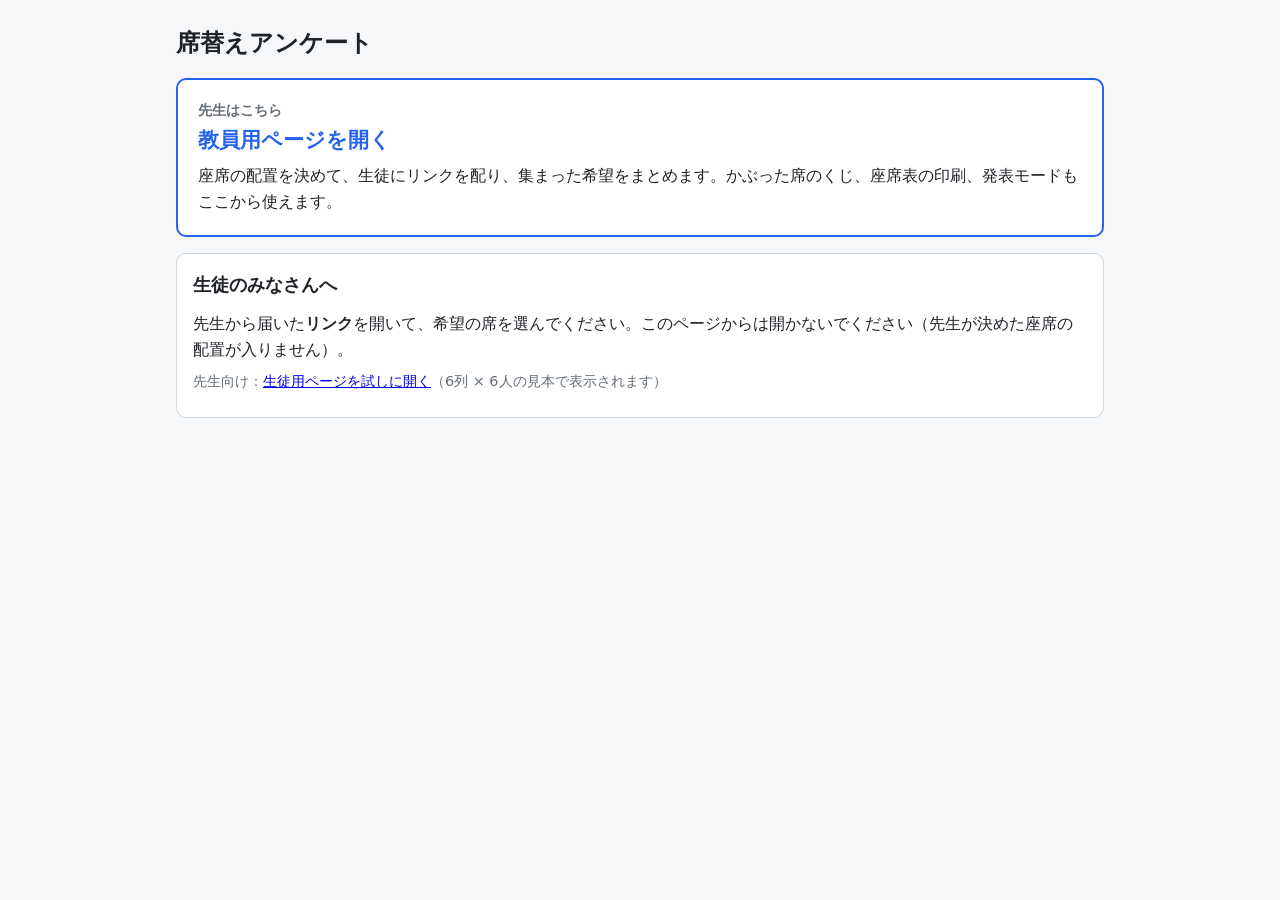
<file: index.html>
<!DOCTYPE html>
<html lang="ja">
<head>
  <meta charset="UTF-8">
  <meta name="viewport" content="width=device-width, initial-scale=1">
  <title>席替えアンケート</title>
  <link rel="stylesheet" href="style.css">
</head>
<body>
<main>
  <h1>席替えアンケート</h1>
  <a class="entry-card" href="teacher.html">
    <span class="entry-label">先生はこちら</span>
    <span class="entry-title">教員用ページを開く</span>
    <span class="entry-text">座席の配置を決めて、生徒にリンクを配り、集まった希望をまとめます。かぶった席のくじ、座席表の印刷、発表モードもここから使えます。</span>
  </a>
  <section class="card entry-student">
    <h2>生徒のみなさんへ</h2>
    <p>先生から届いた<strong>リンク</strong>を開いて、希望の席を選んでください。このページからは開かないでください（先生が決めた座席の配置が入りません）。</p>
    <p class="muted">先生向け：<a href="student.html">生徒用ページを試しに開く</a>（6列 × 6人の見本で表示されます）</p>
  </section>
</main>
</body>
</html>
</file>
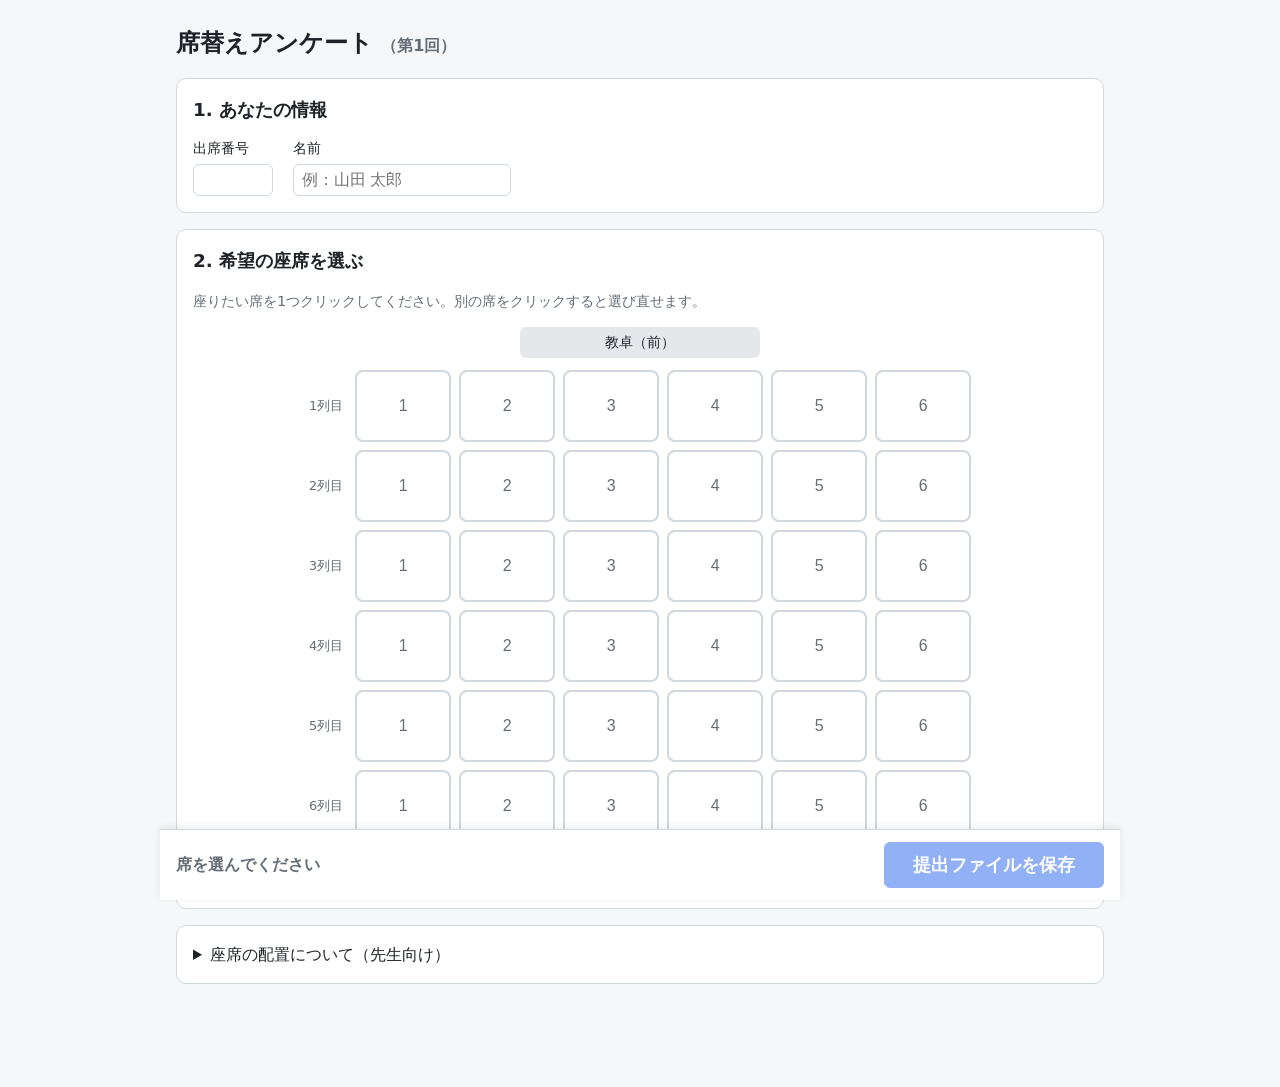
<file: student.html>
<!DOCTYPE html>
<html lang="ja">
<head>
  <meta charset="UTF-8">
  <meta name="viewport" content="width=device-width, initial-scale=1">
  <title>席替えアンケート（生徒用）</title>
  <link rel="stylesheet" href="style.css">
</head>
<body>
<main>
  <h1>席替えアンケート <span class="round-label" id="roundLabel"></span></h1>

  <section class="card" id="infoCard">
    <h2>1. あなたの情報</h2>
    <div class="form-row">
      <label>出席番号
        <input type="number" id="number" min="1" max="99" inputmode="numeric" required aria-describedby="numberError">
        <span class="field-error" id="numberError" hidden></span>
      </label>
      <label>名前
        <input type="text" id="name" placeholder="例：山田 太郎" maxlength="50" required aria-describedby="nameError">
        <span class="field-error" id="nameError" hidden></span>
      </label>
    </div>
  </section>

  <section class="card" id="seatCard">
    <h2>2. 希望の座席を選ぶ</h2>
    <p class="muted"><span id="howTo">座りたい席を1つクリックしてください。別の席をクリックすると選び直せます。</span><span id="takenNote"></span></p>
    <p class="message" id="limitNote" role="status" hidden></p>
    <div class="form-row mb" id="rankSwitch" hidden>
      <span>いま選んでいるのは：</span>
      <label class="check"><input type="radio" name="rank" value="1" checked> 第1希望</label>
      <label class="check"><input type="radio" name="rank" value="2"> 第2希望</label>
    </div>
    <p class="legend" id="hotLegend" hidden><span class="badge hot-badge">人気</span>前回、希望がかぶった席です。ほかの席も考えてみてください。</p>
    <div class="front">教卓（前）</div>
    <div class="grid-wrap">
      <div class="seat-grid student" id="grid" role="group" aria-label="座席表"></div>
    </div>
    <p class="field-error" id="seatError" hidden></p>
    <p class="muted mt" id="submitNote">「提出ファイルを保存」を押すと JSON ファイルがダウンロードされます。そのファイルを先生の指示どおりに提出してください。</p>
  </section>

  <section class="card done" id="done" hidden>
    <div class="done-mark" id="doneMark" aria-hidden="true">✓</div>
    <h2 class="done-title" id="doneTitle">提出しました</h2>
    <p class="done-lead" id="doneLead"></p>
    <dl class="done-list">
      <dt>出席番号・名前</dt><dd id="doneWho"></dd>
      <dt id="doneSeatLabel">希望の席</dt><dd id="doneSeat"></dd>
      <dt id="doneSeat2Label" hidden>第2希望</dt><dd id="doneSeat2" hidden></dd>
      <dt id="doneTimeLabel">提出した時刻</dt><dd id="doneTime"></dd>
    </dl>
    <button type="button" id="redo">選び直す</button>
  </section>

  <details class="card" id="aboutCard" hidden>
    <summary>座席の配置について（先生向け）</summary>
    <p class="muted">座席の配置は、教員用ページの「座席の配置」で作った生徒用リンクから開くと反映されます。リンクなしで開いたときは 6列 × 6人 です。</p>
  </details>

  <div class="submit-bar" id="submitBar">
    <div class="submit-bar-inner">
      <div class="choice" id="choice" aria-live="polite"></div>
      <div class="submit-actions">
        <button type="button" class="primary" id="submit">提出ファイルを保存</button>
        <button type="button" id="download" hidden>ファイルで保存する</button>
      </div>
    </div>
    <div class="message" id="message" role="status"></div>
  </div>
</main>

<script src="common.js"></script>
<script>
(() => {
  const urlLayout = SeatApp.layoutFromUrl();
  const layout = urlLayout || SeatApp.makeLayout();
  const { round, taken, hot, second, prev, maxRow, number: presetNumber, api } = SeatApp.surveyFromUrl();
  const { rows, cols } = layout;
  const submitBtn = document.getElementById("submit");
  const downloadBtn = document.getElementById("download");
  const grid = document.getElementById("grid");
  const choiceEl = document.getElementById("choice");
  const messageEl = document.getElementById("message");
  const numberInput = document.getElementById("number");
  const nameInput = document.getElementById("name");
  const doneEl = document.getElementById("done");
  // 「座席の配置について（先生向け）」は、先生のリンクなしで開いたときだけ出す
  const formParts = ["infoCard", "seatCard", "submitBar"].concat(urlLayout ? [] : ["aboutCard"])
    .map(id => document.getElementById(id));
  if (!urlLayout) document.getElementById("aboutCard").hidden = false;
  let sending = false;
  let choice = null;  // 第1希望 {row, col}
  let choice2 = null; // 第2希望 {row, col}（second=1 のときだけ）

  if (api) {
    submitBtn.textContent = "提出する";
    document.getElementById("submitNote").textContent =
      "「提出する」を押すと先生に届きます。出し直したいときは、選び直してもう一度押してください（最後に出したものが使われます）。";
  }

  document.getElementById("roundLabel").textContent = `（第${round}回）`;
  if (taken.size) {
    document.getElementById("takenNote").textContent = "灰色の「決定済」の席は、前回までに決まった席なので選べません。";
  }
  if (presetNumber) numberInput.value = presetNumber;
  if (maxRow) {
    const note = document.getElementById("limitNote");
    note.hidden = false;
    note.textContent = `あなたは前から${maxRow}列目までの席から選んでください。`;
  }
  if (second) {
    document.getElementById("rankSwitch").hidden = false;
    document.getElementById("howTo").textContent =
      "第1希望と第2希望を1つずつクリックしてください。第1希望がほかの人とかぶったときは、空いていれば第2希望の席になります。第2希望は選ばなくても提出できます。";
  }
  document.getElementById("hotLegend").hidden = hot.size === 0;

  function showMessage(text, type) {
    SeatApp.showMessage(messageEl, text, type);
  }

  const currentRank = () => second && document.querySelector('input[name="rank"]:checked').value === "2" ? 2 : 1;
  const same = (a, r, c) => a && a.row === r && a.col === c;

  // 入力中の出席番号の、前回の席（先生が「前回と同じ席を選べなくする」にしたときだけ届く）
  function prevKey() {
    const n = Number(numberInput.value);
    return prev.get(n) || "";
  }

  // 選べない理由。選べるときは ""
  function blockReason(r, c) {
    if (taken.has(SeatApp.key(r, c))) return "決定済";
    if (maxRow && r > maxRow) return "選べない";
    if (prevKey() === SeatApp.key(r, c)) return "前回の席";
    return "";
  }

  function render() {
    // 出席番号を変えて選べなくなった席は外す
    if (choice && blockReason(choice.row, choice.col)) choice = null;
    if (choice2 && blockReason(choice2.row, choice2.col)) choice2 = null;

    // 画面の幅に合わせて席の大きさを変える（48〜96px）。縦に全部通路の列は細いまま
    const aisleCol = c => { for (let r = 1; r <= rows; r++) if (SeatApp.isSeat(layout, r, c)) return false; return true; };
    const tracks = [];
    for (let c = 1; c <= cols; c++) tracks.push(aisleCol(c) ? "28px" : "minmax(48px, 96px)");
    grid.style.gridTemplateColumns = `auto ${tracks.join(" ")}`;
    const focusedKey = document.activeElement && document.activeElement.dataset ? document.activeElement.dataset.key : "";
    grid.innerHTML = "";
    for (let r = 1; r <= rows; r++) {
      const head = document.createElement("div");
      head.className = "row-head";
      head.textContent = `${r}列目`;
      grid.appendChild(head);
      for (let c = 1; c <= cols; c++) {
        if (!SeatApp.isSeat(layout, r, c)) {
          const gap = document.createElement("div");
          gap.className = "seat aisle";
          grid.appendChild(gap);
          continue;
        }
        const btn = document.createElement("button");
        btn.type = "button";
        btn.className = "seat";
        btn.dataset.key = SeatApp.key(r, c);
        btn.title = SeatApp.seatLabel(layout, r, c);
        // 席の中は左からの番号だけ（列は左の見出しでわかる）
        const pos = `<span class="pos">${SeatApp.seatIndexInRow(layout, r, c)}</span>`;
        const blocked = blockReason(r, c);
        const state = blocked || (same(choice, r, c) ? (second ? "第1希望" : "希望") : same(choice2, r, c) ? "第2希望"
          : hot.has(SeatApp.key(r, c)) ? "人気の席" : "");
        btn.setAttribute("aria-label", SeatApp.seatLabel(layout, r, c) + (state ? `、${state}` : ""));
        btn.setAttribute("aria-pressed", String(!!(same(choice, r, c) || same(choice2, r, c))));
        if (blocked) {
          btn.classList.add("taken");
          btn.disabled = true;
          btn.innerHTML = `<span class="rank">${blocked}</span>${pos}`;
        } else if (same(choice, r, c)) {
          btn.classList.add("rank1");
          btn.innerHTML = `<span class="rank">${second ? "第1希望" : "希望"}</span>${pos}`;
        } else if (same(choice2, r, c)) {
          btn.classList.add("rank2");
          btn.innerHTML = `<span class="rank">第2希望</span>${pos}`;
        } else {
          if (hot.has(SeatApp.key(r, c))) btn.classList.add("hot");
          btn.innerHTML = (hot.has(SeatApp.key(r, c)) ? '<span class="hot-mark">人気</span>' : "") + pos;
        }
        btn.addEventListener("click", () => {
          const seat = { row: r, col: c };
          if (currentRank() === 2) {
            if (same(choice, r, c)) choice = null;
            choice2 = seat;
          } else {
            if (same(choice2, r, c)) choice2 = null;
            choice = seat;
            // 第1希望を選んだら、続けて第2希望を選べるように切り替える
            if (second && !choice2) document.querySelector('input[name="rank"][value="2"]').checked = true;
          }
          showMessage("");
          render();
        });
        grid.appendChild(btn);
      }
    }
    // キーボードで選んだときは、選び直したあとも同じ席にフォーカスを残す
    if (focusedKey) {
      const again = grid.querySelector(`[data-key="${focusedKey}"]`);
      if (again && !again.disabled) again.focus();
    }
    // 画面の下のバー：今の選択と「提出する」
    if (!choice) {
      choiceEl.innerHTML = `<span class="choice-empty">${second ? "第1希望の席を選んでください" : "席を選んでください"}</span>`;
    } else {
      const text = s => s ? SeatApp.seatLabel(layout, s.row, s.col) : '<span class="muted">未選択</span>';
      choiceEl.innerHTML = `<span class="choice-item"><span class="badge r1">${second ? "第1希望" : "希望"}</span>${text(choice)}</span>` +
        (second ? `<span class="choice-item"><span class="badge r2">第2希望</span>${text(choice2)}</span>` : "");
      setFieldError(document.getElementById("seatError"), "");
    }
    submitBtn.disabled = sending || !choice;
  }

  // 入力もれは、その欄のすぐ下に出して、その欄まで画面を動かす
  function setFieldError(errEl, text) {
    errEl.textContent = text;
    errEl.hidden = !text;
    const input = document.querySelector(`[aria-describedby="${errEl.id}"]`);
    if (input) input.setAttribute("aria-invalid", text ? "true" : "false");
  }
  function showFieldError(errEl, text, target) {
    setFieldError(errEl, text);
    showMessage("");
    target.scrollIntoView({ behavior: "smooth", block: "center" });
    if (target.focus) target.focus({ preventScroll: true });
  }

  function buildData() {
    const number = Number(numberInput.value);
    const name = nameInput.value.trim();
    if (!Number.isInteger(number) || number < 1) {
      showFieldError(document.getElementById("numberError"), "出席番号を入力してください。", numberInput);
      return null;
    }
    if (!name) {
      showFieldError(document.getElementById("nameError"), "名前を入力してください。", nameInput);
      return null;
    }
    if (!choice) {
      showFieldError(document.getElementById("seatError"),
        second ? "第1希望の席を選んでください。" : "希望の席を1つ選んでください。", grid);
      return null;
    }

    const data = {
      app: SeatApp.APP_ID,
      version: SeatApp.VERSION,
      round,
      number,
      name,
      rows,
      cols,
      off: [...layout.off],
      choice: { row: choice.row, col: choice.col },
      submittedAt: new Date().toISOString(),
    };
    if (second && choice2) data.choice2 = { row: choice2.row, col: choice2.col };
    return data;
  }

  function download(data) {
    const blob = new Blob([JSON.stringify(data, null, 2)], { type: "application/json" });
    // 日本語のファイル名は環境によって無視されるため、回と出席番号だけにする
    const filename = `seat_r${round}_${String(data.number).padStart(2, "0")}.json`;
    SeatApp.downloadBlob(blob, filename);
    showDone(data, filename);
  }

  // 提出できたら、入力のカードをたたんで「提出しました」のカードだけにする。
  // filename があるときはファイル保存（まだ先生に渡していない）
  function showDone(data, filename) {
    const saved = !!filename;
    doneEl.classList.toggle("saved", saved);
    document.getElementById("doneMark").textContent = saved ? "!" : "✓";
    document.getElementById("doneTitle").textContent = saved ? "ファイルを保存しました" : "提出しました";
    document.getElementById("doneLead").textContent = saved
      ? `まだ提出は終わっていません。保存したファイル「${filename}」を先生に渡してください。`
      : "先生に届きました。選び直したいときは「選び直す」を押して、もう一度提出してください（最後に出したものが使われます）。";
    document.getElementById("doneWho").textContent = `${data.number}番 ${data.name}`;
    document.getElementById("doneSeatLabel").textContent = second ? "第1希望" : "希望の席";
    document.getElementById("doneSeat").textContent = SeatApp.seatLabel(layout, data.choice.row, data.choice.col);
    const has2 = second && !!data.choice2;
    document.getElementById("doneSeat2Label").hidden = document.getElementById("doneSeat2").hidden = !has2;
    document.getElementById("doneSeat2").textContent = has2 ? SeatApp.seatLabel(layout, data.choice2.row, data.choice2.col) : "";
    document.getElementById("doneTimeLabel").textContent = saved ? "保存した時刻" : "提出した時刻";
    document.getElementById("doneTime").textContent = new Date(data.submittedAt)
      .toLocaleString("ja-JP", { month: "numeric", day: "numeric", hour: "2-digit", minute: "2-digit" });
    for (const el of formParts) el.hidden = true;
    doneEl.hidden = false;
    showMessage("");
    window.scrollTo({ top: 0 });
  }

  document.getElementById("redo").addEventListener("click", () => {
    doneEl.hidden = true;
    for (const el of formParts) el.hidden = false;
    downloadBtn.hidden = true;
    render();
    document.getElementById("seatCard").scrollIntoView({ block: "start" });
  });

  submitBtn.addEventListener("click", async () => {
    const data = buildData();
    if (!data) return;
    if (!api) {
      download(data);
      return;
    }
    sending = true;
    submitBtn.disabled = true;
    downloadBtn.hidden = true;
    showMessage("送信中です…");
    try {
      await SeatApp.postToApi(api, data);
      showDone(data);
    } catch (e) {
      showMessage("送信できませんでした。少し待ってからもう一度押すか、「ファイルで保存する」を押して、保存したファイルを先生に渡してください。", "error");
      downloadBtn.hidden = false;
    } finally {
      sending = false;
      submitBtn.disabled = !choice;
    }
  });

  downloadBtn.addEventListener("click", () => {
    const data = buildData();
    if (data) download(data);
  });

  numberInput.addEventListener("input", () => {
    setFieldError(document.getElementById("numberError"), "");
    if (prev.size) render();
  });
  nameInput.addEventListener("input", () => setFieldError(document.getElementById("nameError"), ""));

  render();
})();
</script>
</body>
</html>
</file>
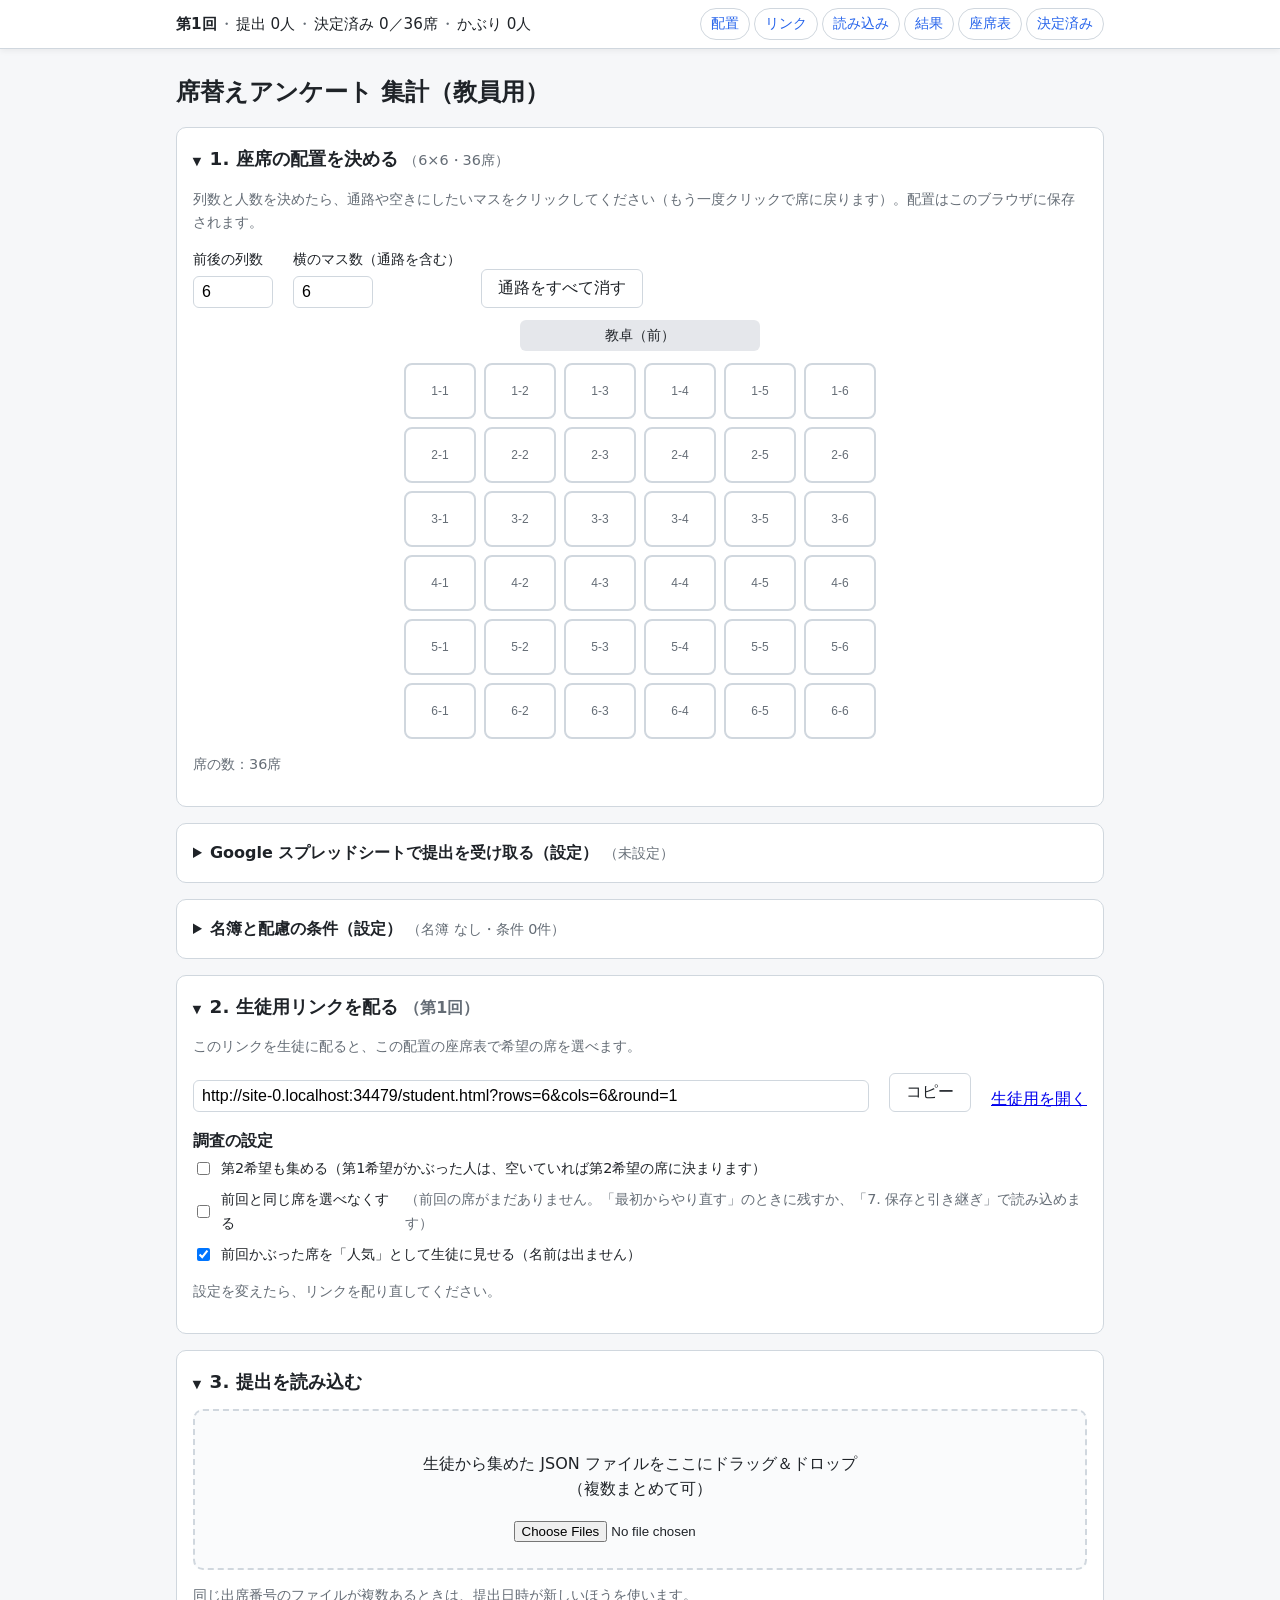
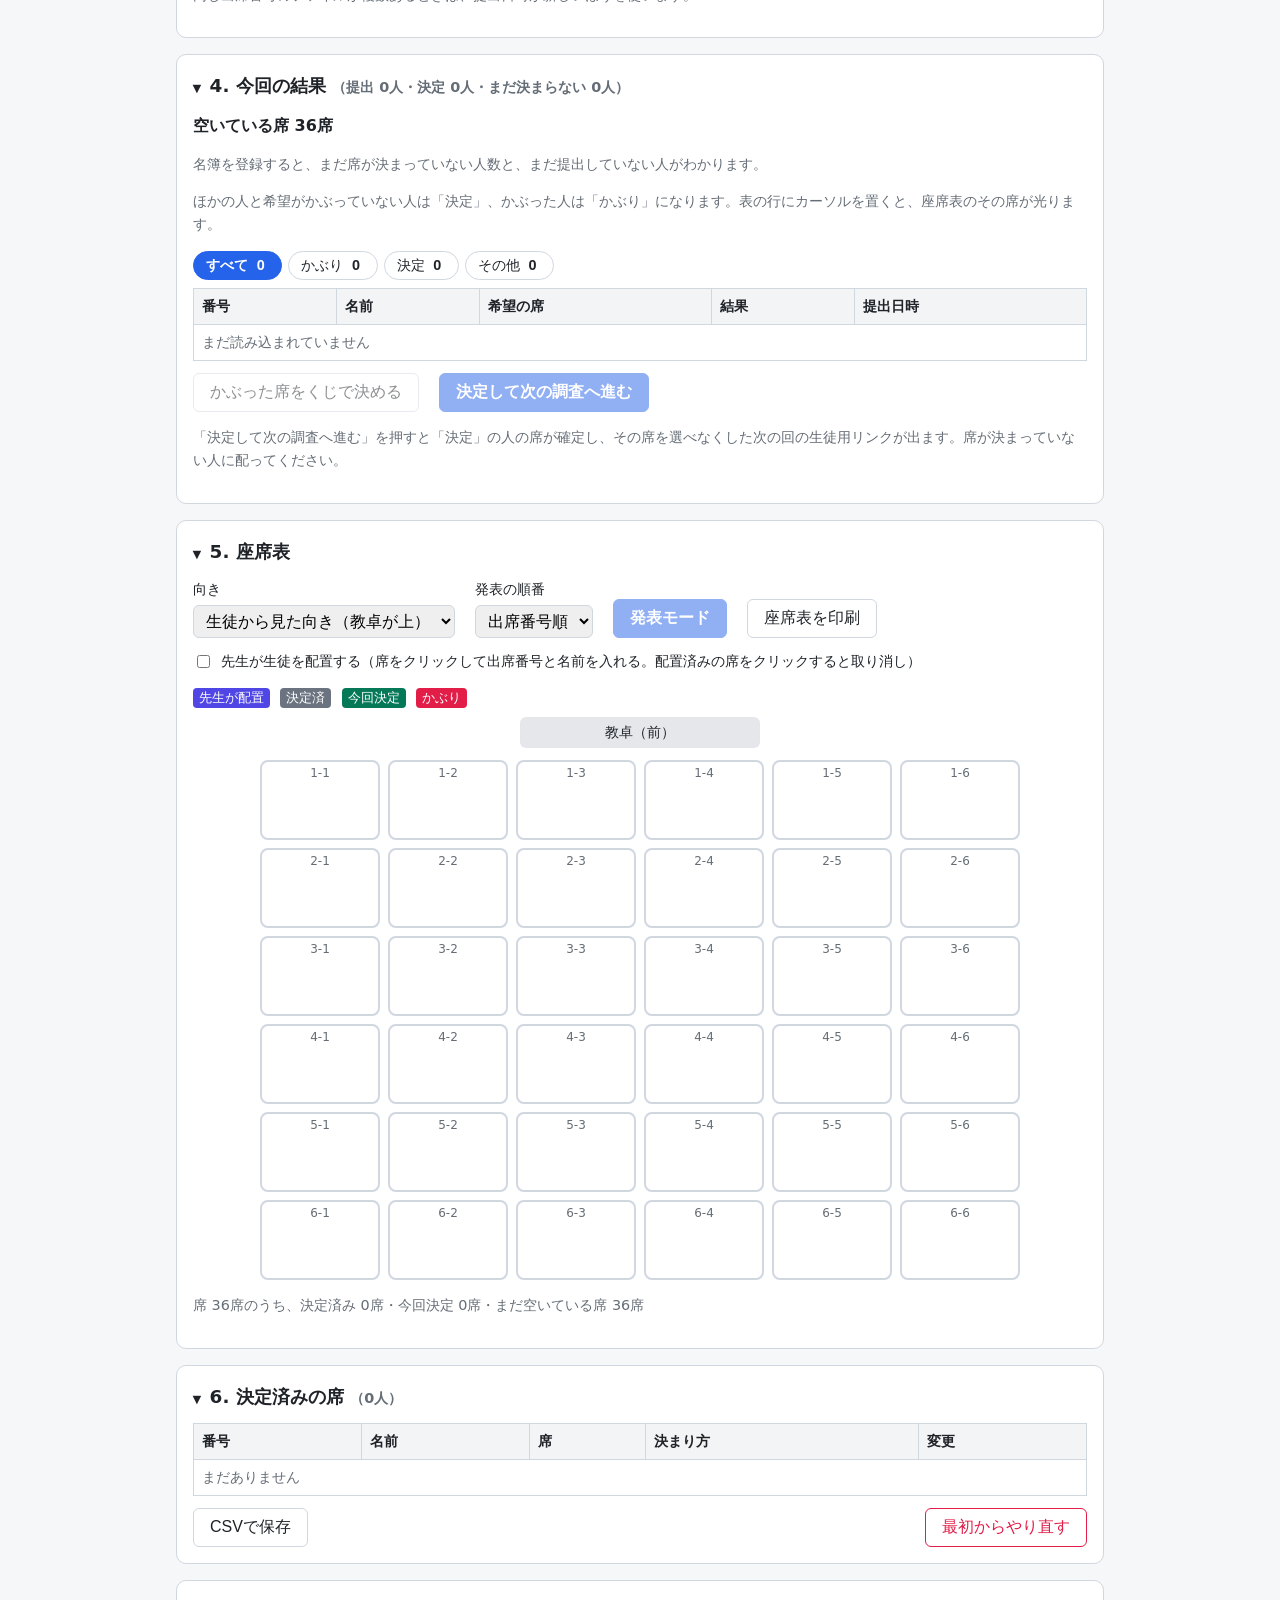
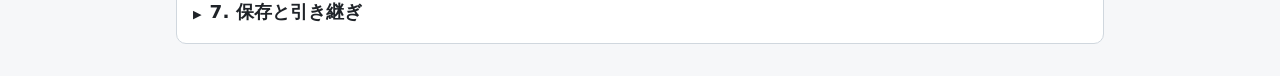
<file: teacher.html>
<!DOCTYPE html>
<html lang="ja">
<head>
  <meta charset="UTF-8">
  <meta name="viewport" content="width=device-width, initial-scale=1">
  <title>席替えアンケート（教員用）</title>
  <link rel="stylesheet" href="style.css">
</head>
<body>
<nav class="status-bar" id="statusBar" aria-label="今の状況">
  <div class="status-bar-inner">
    <span class="status-now" id="statusNow" role="status"></span>
    <span class="status-links">
      <a href="#stepLayout">配置</a>
      <a href="#stepLink">リンク</a>
      <a href="#stepLoad">読み込み</a>
      <a href="#stepResult">結果</a>
      <a href="#stepChart">座席表</a>
      <a href="#stepConfirmed">決定済み</a>
    </span>
  </div>
</nav>
<main>
  <h1>席替えアンケート 集計（教員用）</h1>

  <details class="card step" id="stepLayout" open>
    <summary><h2>1. 座席の配置を決める <span class="muted step-note" id="layoutNote"></span></h2></summary>
    <p class="muted">列数と人数を決めたら、通路や空きにしたいマスをクリックしてください（もう一度クリックで席に戻ります）。配置はこのブラウザに保存されます。</p>
    <p class="message error" id="layoutLocked" hidden>決定済みの席があるため、配置は変更できません。変えたいときは下の「最初からやり直す」を押してください。</p>
    <div class="form-row">
      <label>前後の列数
        <input type="number" id="rows" min="1" max="12">
      </label>
      <label>横のマス数（通路を含む）
        <input type="number" id="cols" min="1" max="12">
      </label>
      <button type="button" id="resetLayout">通路をすべて消す</button>
    </div>
    <div class="front mt">教卓（前）</div>
    <div class="grid-wrap">
      <div class="seat-grid editor" id="editor"></div>
    </div>
    <p class="muted" id="seatCount"></p>
  </details>

  <details class="card" id="apiCard">
    <summary><strong>Google スプレッドシートで提出を受け取る（設定）</strong> <span class="muted" id="apiState"></span></summary>
    <p class="muted">設定すると、生徒は「提出する」を押すだけで提出でき、ここでは「スプレッドシートから読み込む」で集計できます。設定しないときは、これまでどおりファイルでやり取りします。準備の手順は README の「Google スプレッドシートで提出を受け取る」を見てください。</p>
    <div class="form-row">
      <label class="wide">ウェブアプリの URL
        <input type="text" id="apiUrl" placeholder="https://script.google.com/macros/s/…/exec">
      </label>
      <label>合言葉（TEACHER_KEY）
        <input type="text" id="apiKey" autocomplete="off">
      </label>
      <button type="button" id="saveApi">保存して接続を確かめる</button>
    </div>
    <div class="message" id="apiMessage" role="status"></div>
  </details>

  <details class="card" id="rosterCard">
    <summary><strong>名簿と配慮の条件（設定）</strong> <span class="muted" id="rosterState"></span></summary>
    <h3 class="sub">名簿</h3>
    <p class="muted">1行に1人ずつ「出席番号 名前」を入れてください（例：<code>5 山田 太郎</code>）。名前だけの行は、前の行の次の番号になります。名簿は生徒用リンクには入りません。登録すると、まだ提出していない人や、番号と名前の食い違いがわかります。</p>
    <textarea id="rosterText" rows="8" placeholder="1 青木 花子&#10;2 井上 太郎&#10;3 上田 次郎"></textarea>
    <div class="form-row mt">
      <button type="button" id="saveRoster">名簿を保存</button>
    </div>
    <div class="message" id="rosterMessage" role="status"></div>

    <h3 class="sub">配慮の条件</h3>
    <p class="muted">条件は先生だけが見られます。「前の席」の条件がある生徒には、その生徒の<strong>専用リンク</strong>を配ってください（条件に合う席だけ選べます）。条件に合わない提出は「選べない席」になり、離したい2人が隣（または前後）になりそうなときは注意が出ます。</p>
    <div class="form-row">
      <label>出席番号
        <input type="number" id="frontNumber" min="1">
      </label>
      <label>前から何列目まで
        <input type="number" id="frontRow" min="1" max="12" value="2">
      </label>
      <button type="button" id="addFront">前の席の条件を足す</button>
    </div>
    <div class="form-row mt">
      <label>出席番号
        <input type="number" id="apartA" min="1">
      </label>
      <label>出席番号
        <input type="number" id="apartB" min="1">
      </label>
      <button type="button" id="addApart">この2人を離す</button>
    </div>
    <div class="message" id="ruleMessage" role="status"></div>
    <div class="table-wrap mt">
      <table>
        <thead>
          <tr><th>条件</th><th>内容</th><th>操作</th></tr>
        </thead>
        <tbody id="ruleBody"></tbody>
      </table>
    </div>
  </details>

  <details class="card step" id="stepLink" open>
    <summary><h2>2. 生徒用リンクを配る <span class="round-label" id="roundTitle"></span></h2></summary>
    <p class="muted" id="linkNote"></p>
    <div class="form-row">
      <input type="text" id="studentLink" readonly class="link-box">
      <button type="button" id="copyLink">コピー</button>
      <a id="openStudent" href="student.html" target="_blank">生徒用を開く</a>
    </div>
    <div class="message" id="copyMessage" role="status"></div>
    <h3 class="sub">調査の設定</h3>
    <label class="check"><input type="checkbox" id="optSecond"> 第2希望も集める（第1希望がかぶった人は、空いていれば第2希望の席に決まります）</label>
    <label class="check"><input type="checkbox" id="optAvoidPrev"> 前回と同じ席を選べなくする <span class="muted" id="prevState"></span></label>
    <label class="check"><input type="checkbox" id="optShowHot"> 前回かぶった席を「人気」として生徒に見せる（名前は出ません）</label>
    <p class="muted">設定を変えたら、リンクを配り直してください。</p>
  </details>

  <details class="card step" id="stepLoad" open>
    <summary><h2>3. 提出を読み込む</h2></summary>
    <div class="form-row mb" id="apiLoadRow" hidden>
      <button type="button" class="primary" id="loadApi">スプレッドシートから読み込む</button>
      <span class="muted">今回（第<span id="loadRound"></span>回）の提出をすべて読み込みます。何度押しても大丈夫です。</span>
    </div>
    <div class="dropzone" id="dropzone">
      <p>生徒から集めた JSON ファイルをここにドラッグ＆ドロップ<br>（複数まとめて可）</p>
      <input type="file" id="fileInput" accept=".json,application/json" multiple>
    </div>
    <div class="message" id="message" role="status"></div>
    <p class="muted">同じ出席番号のファイルが複数あるときは、提出日時が新しいほうを使います。</p>
  </details>

  <details class="card step" id="stepResult" open>
    <summary><h2>4. 今回の結果 <span class="muted" id="count"></span></h2></summary>
    <p class="remain" id="remain"></p>
    <p class="muted" id="unsubmitted"></p>
    <p class="muted">ほかの人と希望がかぶっていない人は「決定」、かぶった人は「かぶり」になります。表の行にカーソルを置くと、座席表のその席が光ります。</p>
    <div class="filter-bar" id="resultFilter" role="group" aria-label="表示する結果">
      <button type="button" class="chip" data-filter="all" aria-pressed="true">すべて <span class="chip-count"></span></button>
      <button type="button" class="chip" data-filter="clash" aria-pressed="false">かぶり <span class="chip-count"></span></button>
      <button type="button" class="chip" data-filter="ok" aria-pressed="false">決定 <span class="chip-count"></span></button>
      <button type="button" class="chip" data-filter="other" aria-pressed="false">その他 <span class="chip-count"></span></button>
    </div>
    <div class="table-wrap">
      <table>
        <thead>
          <tr><th>番号</th><th>名前</th><th>希望の席</th><th>結果</th><th>提出日時</th></tr>
        </thead>
        <tbody id="tbody"></tbody>
      </table>
    </div>
    <div class="message error" id="warnings"></div>
    <div class="form-row mt">
      <button type="button" id="drawLots">かぶった席をくじで決める</button>
      <button type="button" class="primary" id="nextRound">決定して次の調査へ進む</button>
    </div>
    <p class="muted" id="lotteryInfo"></p>
    <p class="muted">「決定して次の調査へ進む」を押すと「決定」の人の席が確定し、その席を選べなくした次の回の生徒用リンクが出ます。席が決まっていない人に配ってください。</p>
  </details>

  <details class="card step" id="stepChart" open>
    <summary><h2>5. 座席表</h2></summary>
    <div class="form-row mb">
      <label>向き
        <select id="viewSelect">
          <option value="student">生徒から見た向き（教卓が上）</option>
          <option value="teacher">教卓から見た向き（教卓が下）</option>
        </select>
      </label>
      <label>発表の順番
        <select id="presentOrder">
          <option value="number">出席番号順</option>
          <option value="random">ランダム順</option>
        </select>
      </label>
      <button type="button" class="primary" id="presentStart">発表モード</button>
      <button type="button" id="print">座席表を印刷</button>
    </div>
    <label class="check">
      <input type="checkbox" id="assignMode">
      先生が生徒を配置する（席をクリックして出席番号と名前を入れる。配置済みの席をクリックすると取り消し）
    </label>
    <p class="legend">
      <span class="badge teacher-badge">先生が配置</span>
      <span class="badge confirmed-badge">決定済</span>
      <span class="badge ok-badge">今回決定</span>
      <span class="badge r1">かぶり</span>
    </p>
    <div class="move-banner" id="moveBanner" hidden>
      <span id="moveText"></span>
      <button type="button" id="cancelMove">やめる</button>
    </div>
    <div class="front" id="frontTop">教卓（前）</div>
    <div class="grid-wrap">
      <div class="seat-grid teacher" id="grid"></div>
    </div>
    <div class="front mt" id="frontBottom" hidden>教卓（前）</div>
    <p class="muted" id="summary"></p>
  </details>

  <details class="card step" id="stepConfirmed" open>
    <summary><h2>6. 決定済みの席 <span class="muted" id="confirmedCount"></span></h2></summary>
    <div class="table-wrap">
      <table>
        <thead>
          <tr><th>番号</th><th>名前</th><th>席</th><th>決まり方</th><th>変更</th></tr>
        </thead>
        <tbody id="confirmedBody"></tbody>
      </table>
    </div>
    <div class="form-row mt">
      <button type="button" id="csv">CSVで保存</button>
      <button type="button" class="danger push-right" id="restart">最初からやり直す</button>
    </div>
  </details>

  <details class="card step" id="stepSave">
    <summary><h2>7. 保存と引き継ぎ</h2></summary>
    <p class="muted">進み具合（配置・何回目か・決定済みの席・名簿・条件）はこのブラウザに保存されています。別のパソコンで続けるときや、念のための控えには、ファイルに書き出してください。</p>
    <div class="form-row">
      <button type="button" id="exportProgress">進み具合を書き出す</button>
      <button type="button" id="importProgress">進み具合を読み込む</button>
      <button type="button" id="importPrevious">前回の席として読み込む</button>
      <input type="file" id="progressFile" accept=".json,application/json" hidden>
    </div>
    <p class="muted">「前回の席として読み込む」は、前の席替えで書き出したファイルの決定済みの席を「前回の席」にします（「前回と同じ席を選べなくする」で使います）。</p>
    <div class="message" id="saveMessage" role="status"></div>
  </details>
</main>

<div class="undo-bar" id="undoBar" hidden>
  <span id="undoText"></span>
  <button type="button" id="undo">元に戻す</button>
</div>

<div class="print-area" id="printArea"></div>

<dialog class="dlg" id="dlg" aria-labelledby="dlgTitle">
  <form method="dialog" id="dlgForm">
    <h2 id="dlgTitle"></h2>
    <p class="dlg-text" id="dlgText"></p>
    <div id="dlgFields"></div>
    <p class="field-error" id="dlgError" role="alert" hidden></p>
    <div class="dlg-actions">
      <button type="submit" value="cancel" id="dlgCancel" formnovalidate>やめる</button>
      <button type="submit" value="ok" class="primary" id="dlgOk">OK</button>
    </div>
  </form>
</dialog>

<div class="present" id="present" hidden>
  <div class="present-head">
    <span id="presentProgress"></span>
    <span class="muted">Space・→ で次へ　← で戻る　Esc で終わる</span>
    <button type="button" id="presentClose">終わる</button>
  </div>
  <p class="present-caption" id="presentCaption"></p>
  <div class="front" id="presentFrontTop">教卓（前）</div>
  <div class="grid-wrap">
    <div class="seat-grid present-grid" id="presentGrid"></div>
  </div>
  <div class="front mt" id="presentFrontBottom" hidden>教卓（前）</div>
  <div class="form-row mt present-controls">
    <button type="button" id="presentPrev">戻る</button>
    <button type="button" class="primary" id="presentNext">次へ</button>
  </div>
</div>

<script src="common.js"></script>
<script>
(() => {
  const LAYOUT_KEY = "seats-change-app.layout";
  const API_KEY = "seats-change-app.api";
  const PROGRESS_KEY = "seats-change-app.progress";
  const VIEW_KEY = "seats-change-app.view";
  const rowsInput = document.getElementById("rows");
  const colsInput = document.getElementById("cols");
  const messageEl = document.getElementById("message");

  function loadJson(key) {
    try { return JSON.parse(localStorage.getItem(key)); } catch (e) { return null; }
  }
  function saveJson(key, value) {
    try { localStorage.setItem(key, JSON.stringify(value)); } catch (e) { /* 保存できなくても画面上では使える */ }
  }

  // 配置は URL → このブラウザに保存したもの → 既定 6×6 の順に使う
  const savedLayout = loadJson(LAYOUT_KEY);
  let layout = SeatApp.layoutFromUrl() ||
    (savedLayout ? SeatApp.makeLayout(savedLayout.rows, savedLayout.cols, savedLayout.off) : SeatApp.makeLayout());
  rowsInput.value = layout.rows;
  colsInput.value = layout.cols;

  // 調査の進み具合。保存データや読み込んだファイルが壊れていても動くよう、形の合わないものは捨てる
  //   round：何回目の調査か / confirmed：決定済みの席 [{number, name, row, col, round, via}]
  //   roster：名簿 [{number, name}] / rules：配慮の条件 / previous：前回の席 [{number, row, col}]
  //   hot：前回かぶった席の "row-col" / settings：調査の設定
  function normalizeProgress(saved) {
    const src = saved && typeof saved === "object" ? saved : {};
    const isInt = Number.isInteger;
    const list = v => Array.isArray(v) ? v.filter(x => x && typeof x === "object") : [];
    const rules = src.rules && typeof src.rules === "object" ? src.rules : {};
    const settings = src.settings && typeof src.settings === "object" ? src.settings : {};
    return {
      round: isInt(src.round) && src.round >= 1 ? src.round : 1,
      confirmed: list(src.confirmed)
        .filter(c => isInt(c.number) && typeof c.name === "string" && isInt(c.row) && isInt(c.col) && isInt(c.round))
        .map(c => ({ number: c.number, name: c.name, row: c.row, col: c.col, round: c.round, via: typeof c.via === "string" ? c.via : "" })),
      roster: list(src.roster)
        .filter(r => isInt(r.number) && r.number >= 1 && typeof r.name === "string")
        .map(r => ({ number: r.number, name: r.name })),
      rules: {
        front: list(rules.front).filter(f => isInt(f.number) && isInt(f.maxRow) && f.maxRow >= 1)
          .map(f => ({ number: f.number, maxRow: f.maxRow })),
        apart: list(rules.apart).filter(a => isInt(a.a) && isInt(a.b) && a.a !== a.b)
          .map(a => ({ a: a.a, b: a.b })),
      },
      previous: list(src.previous).filter(p => isInt(p.number) && isInt(p.row) && isInt(p.col))
        .map(p => ({ number: p.number, row: p.row, col: p.col })),
      hot: (Array.isArray(src.hot) ? src.hot : []).filter(k => typeof k === "string" && /^\d+-\d+$/.test(k)),
      settings: {
        secondChoice: settings.secondChoice === true,
        avoidPrev: settings.avoidPrev === true,
        showHot: settings.showHot !== false,
      },
    };
  }
  let progress = normalizeProgress(loadJson(PROGRESS_KEY));

  // スプレッドシートの設定 {url, key}
  const api = Object.assign({ url: "", key: "" }, loadJson(API_KEY) || {});
  const apiReady = () => SeatApp.isApiUrl(api.url) && api.key !== "";

  // 今回の提出：出席番号 → {number, name, row, col, choice2, round, submittedAt}
  const submissions = new Map();

  // くじ：seed はくじ番号、winners は "段階:row-col" → 当たった出席番号（段階 1＝第1希望、2＝第2希望）
  let lottery = { seed: 0, winners: new Map() };
  const resetLottery = () => { lottery = { seed: 0, winners: new Map() }; };

  let flip = loadJson(VIEW_KEY) === "teacher"; // 教卓から見た向きで表示する

  function escapeHtml(s) {
    return String(s).replace(/[&<>"']/g, ch => ({
      "&": "&amp;", "<": "&lt;", ">": "&gt;", '"': "&quot;", "'": "&#39;",
    }[ch]));
  }

  function showMessage(text, type) {
    SeatApp.showMessage(messageEl, text, type);
  }

  function formatDate(iso) {
    const d = new Date(iso);
    if (isNaN(d)) return "";
    return d.toLocaleString("ja-JP", { month: "numeric", day: "numeric", hour: "2-digit", minute: "2-digit" });
  }

  function seatText(row, col) {
    return SeatApp.isSeat(layout, row, col)
      ? SeatApp.seatLabel(layout, row, col)
      : `配置にない席（${row}-${col}）`;
  }

  function countSeats() {
    let n = 0;
    for (let r = 1; r <= layout.rows; r++) {
      for (let c = 1; c <= layout.cols; c++) if (SeatApp.isSeat(layout, r, c)) n++;
    }
    return n;
  }

  function saveAll() {
    saveJson(LAYOUT_KEY, { rows: layout.rows, cols: layout.cols, off: [...layout.off] });
    saveJson(PROGRESS_KEY, progress);
    history.replaceState(null, "", "?" + SeatApp.layoutToQuery(layout));
  }

  const takenKeys = () => new Set(progress.confirmed.map(c => SeatApp.key(c.row, c.col)));
  const confirmedNumbers = () => new Set(progress.confirmed.map(c => c.number));
  const rosterName = number => (progress.roster.find(r => r.number === number) || {}).name;
  const frontRule = number => progress.rules.front.find(f => f.number === number);
  const previousSeat = number => progress.previous.find(p => p.number === number);

  async function copyText(text, msgEl, okText) {
    let copied = true;
    try {
      await navigator.clipboard.writeText(text);
    } catch (e) {
      const box = document.createElement("textarea");
      box.value = text;
      document.body.appendChild(box);
      box.select();
      copied = document.execCommand("copy");
      box.remove();
    }
    SeatApp.showMessage(msgEl, copied ? okText : "コピーできませんでした。リンクを選んで手でコピーしてください。", copied ? "ok" : "error");
  }

  // 座席表のマスを並べる。flip のときは教卓から見た向き（前後も左右も逆）
  function fillGrid(container, makeCell, flipped) {
    container.style.gridTemplateColumns = `repeat(${layout.cols}, auto)`;
    container.innerHTML = "";
    for (let i = 1; i <= layout.rows; i++) {
      const r = flipped ? layout.rows + 1 - i : i;
      for (let j = 1; j <= layout.cols; j++) {
        const c = flipped ? layout.cols + 1 - j : j;
        if (!SeatApp.isSeat(layout, r, c)) {
          const gap = document.createElement("div");
          gap.className = "seat aisle";
          container.appendChild(gap);
        } else {
          container.appendChild(makeCell(r, c));
        }
      }
    }
  }

  function setFront(topId, bottomId, flipped) {
    document.getElementById(topId).hidden = flipped;
    document.getElementById(bottomId).hidden = !flipped;
  }

  // ---- ページ内の入力窓（ブラウザ標準の prompt / confirm / alert の代わり） ----
  const dlg = document.getElementById("dlg");
  const dlgForm = document.getElementById("dlgForm");
  let dlgState = null; // { resolve, validate }

  // opts: title, text, fields（HTML）, ok, cancel, danger, validate（form → {error} か 返す値）
  // OK なら validate の返す値（validate がなければ true）、やめたら null を返す
  function openDialog(opts) {
    if (dlgState) dlgState.resolve(null);
    document.getElementById("dlgTitle").textContent = opts.title || "";
    const text = document.getElementById("dlgText");
    text.textContent = opts.text || "";
    text.hidden = !opts.text;
    document.getElementById("dlgFields").innerHTML = opts.fields || "";
    document.getElementById("dlgError").hidden = true;
    const ok = document.getElementById("dlgOk");
    ok.textContent = opts.ok || "OK";
    ok.className = opts.danger ? "danger-fill" : "primary";
    document.getElementById("dlgCancel").textContent = opts.cancel || "やめる";
    return new Promise(resolve => {
      dlgState = { resolve, validate: opts.validate };
      dlg.showModal();
      const first = dlg.querySelector("#dlgFields input, #dlgFields select");
      (first || ok).focus();
      if (opts.onOpen) opts.onOpen();
    });
  }
  function closeDialog(value) {
    const state = dlgState;
    dlgState = null;
    if (dlg.open) dlg.close();
    if (state) state.resolve(value);
  }
  dlgForm.addEventListener("submit", e => {
    e.preventDefault();
    if (!dlgState) return;
    if (!e.submitter || e.submitter.value !== "ok") { closeDialog(null); return; }
    const result = dlgState.validate ? dlgState.validate(dlgForm) : true;
    if (result && result.error) {
      const err = document.getElementById("dlgError");
      err.textContent = result.error;
      err.hidden = false;
      return;
    }
    closeDialog(result);
  });
  dlg.addEventListener("cancel", e => { e.preventDefault(); closeDialog(null); });

  const askConfirm = (title, text, ok, opts) =>
    openDialog(Object.assign({ title, text, ok }, opts || {})).then(v => v === true);

  // ---- 元に戻す ----
  const undoStack = [];

  function snapshot() {
    return JSON.stringify({
      layout: { rows: layout.rows, cols: layout.cols, off: [...layout.off] },
      progress,
      submissions: [...submissions.values()],
      lottery: { seed: lottery.seed, winners: [...lottery.winners] },
    });
  }

  // 変更の直前に呼ぶ
  function remember(label) {
    document.getElementById("undoText").textContent = "";
    undoStack.push({ label, state: snapshot() });
    if (undoStack.length > 50) undoStack.shift();
  }

  function undo() {
    const last = undoStack.pop();
    if (!last) return;
    const s = JSON.parse(last.state);
    layout = SeatApp.makeLayout(s.layout.rows, s.layout.cols, s.layout.off);
    rowsInput.value = layout.rows;
    colsInput.value = layout.cols;
    progress = normalizeProgress(s.progress);
    submissions.clear();
    for (const e of s.submissions) submissions.set(e.number, e);
    lottery = { seed: s.lottery.seed, winners: new Map(s.lottery.winners) };
    moving = null;
    changed();
    fillSettingsForm();
    document.getElementById("undoText").textContent = `「${last.label}」を元に戻しました。`;
  }

  function renderUndo() {
    const last = undoStack[undoStack.length - 1];
    document.getElementById("undoBar").hidden = !last && !document.getElementById("undoText").textContent;
    const btn = document.getElementById("undo");
    btn.disabled = !last;
    btn.textContent = last ? `元に戻す（${last.label}）` : "元に戻す";
  }

  // ---- 手順のカード（たためる）と、上に固定した「今の状況」 ----
  const stepLayout = document.getElementById("stepLayout");
  let layoutTouched = false; // 先生が自分で「1. 座席の配置」を開け閉めしたら、自動でたたまない

  function openStep(el) {
    const step = el && el.closest("details");
    if (!step) return;
    step.open = true;
    if (step === stepLayout) layoutTouched = true;
  }
  stepLayout.querySelector("summary").addEventListener("click", () => { layoutTouched = true; });
  document.querySelector("#statusBar .status-links").addEventListener("click", e => {
    const a = e.target.closest("a[href^='#']");
    if (a) openStep(document.querySelector(a.getAttribute("href")));
  });

  // 状況バーの高さぶん、リンクや scrollIntoView の止まる位置を下げる
  const statusBar = document.getElementById("statusBar");
  const fitStatusBar = () => document.documentElement.style.setProperty("--status-h", statusBar.offsetHeight + "px");
  if (window.ResizeObserver) new ResizeObserver(fitStatusBar).observe(statusBar);
  fitStatusBar();

  function renderStatus(results, decided) {
    const seats = countSeats();
    const clash = results.filter(r => r.status === "clash").length;
    const parts = [
      `<strong>第${progress.round}回</strong>`,
      `提出 ${results.length}人`,
      `決定済み ${progress.confirmed.length}／${seats}席`,
    ];
    if (decided.length) parts.push(`今回決定 ${decided.length}人`);
    parts.push(clash ? `<span class="status clash">かぶり ${clash}人</span>` : "かぶり 0人");
    document.getElementById("statusNow").innerHTML = parts.join('<span class="sep">・</span>');
  }

  // ---- 1. 配置 ----
  function renderEditor() {
    const locked = progress.confirmed.length > 0;
    document.getElementById("layoutLocked").hidden = !locked;
    document.getElementById("layoutNote").textContent =
      `（${layout.rows}×${layout.cols}・${countSeats()}席${locked ? "・変更できません" : ""}）`;
    // 決定済みの席ができたら、変えられない配置のカードはたたむ
    if (!layoutTouched) stepLayout.open = !locked;
    rowsInput.disabled = colsInput.disabled = locked;
    document.getElementById("resetLayout").disabled = locked;

    const editor = document.getElementById("editor");
    editor.style.gridTemplateColumns = `repeat(${layout.cols}, auto)`;
    editor.innerHTML = "";
    for (let r = 1; r <= layout.rows; r++) {
      for (let c = 1; c <= layout.cols; c++) {
        const btn = document.createElement("button");
        btn.type = "button";
        btn.disabled = locked;
        if (SeatApp.isSeat(layout, r, c)) {
          btn.className = "seat";
          btn.innerHTML = `<span class="pos">${SeatApp.seatShortLabel(layout, r, c)}</span>`;
          btn.title = "クリックで通路・空きにする";
        } else {
          btn.className = "seat aisle editable";
          btn.textContent = "通路";
          btn.title = "クリックで席に戻す";
        }
        btn.addEventListener("click", () => {
          remember("通路の変更");
          const k = SeatApp.key(r, c);
          if (layout.off.has(k)) layout.off.delete(k); else layout.off.add(k);
          changed();
        });
        editor.appendChild(btn);
      }
    }
    document.getElementById("seatCount").textContent = `席の数：${countSeats()}席`;
  }

  function onSizeInput() {
    remember("列数・マス数の変更");
    layout = SeatApp.makeLayout(rowsInput.value, colsInput.value, layout.off);
    changed();
  }

  // ---- 名簿と配慮の条件 ----
  // 「5 山田 太郎」「5,山田太郎」「山田太郎」（番号なしは前の行の次の番号）
  function parseRoster(text) {
    const roster = [];
    const errors = [];
    let next = 1;
    String(text).split(/\r?\n/).forEach((line, i) => {
      const t = line.trim();
      if (!t) return;
      const m = t.match(/^(\d+)[\s,、.:：\t]+(.+)$/);
      const number = m ? Number(m[1]) : next;
      const name = (m ? m[2] : t).trim();
      if (number < 1) { errors.push(`${i + 1}行目：出席番号は1以上にしてください`); return; }
      if (roster.some(r => r.number === number)) { errors.push(`${i + 1}行目：${number}番が重なっています`); return; }
      roster.push({ number, name });
      next = number + 1;
    });
    roster.sort((a, b) => a.number - b.number);
    return { roster, errors };
  }

  function fillRosterText() {
    document.getElementById("rosterText").value = progress.roster.map(r => `${r.number} ${r.name}`).join("\n");
  }

  function personLabel(number) {
    const name = rosterName(number);
    return name ? `${number}番 ${name}` : `${number}番`;
  }

  // 前の席の条件がある生徒の専用リンク
  function personalUrl(f) {
    return studentUrl() + `&maxrow=${f.maxRow}&num=${f.number}`;
  }

  function renderRules() {
    const ruleCount = progress.rules.front.length + progress.rules.apart.length;
    document.getElementById("rosterState").textContent =
      `（名簿 ${progress.roster.length ? progress.roster.length + "人" : "なし"}・条件 ${ruleCount}件）`;
    const body = document.getElementById("ruleBody");
    body.innerHTML = ruleCount ? "" : '<tr><td colspan="3" class="muted">まだありません</td></tr>';
    const ruleMessage = document.getElementById("ruleMessage");
    for (const f of progress.rules.front) {
      const tr = document.createElement("tr");
      tr.innerHTML = `<td>前の席</td><td>${escapeHtml(personLabel(f.number))}：前から${f.maxRow}列目まで</td>` +
        '<td class="actions"><button type="button" class="small copy">専用リンクをコピー</button><button type="button" class="small remove">外す</button></td>';
      tr.querySelector(".copy").addEventListener("click", () =>
        copyText(personalUrl(f), ruleMessage, `${personLabel(f.number)} の専用リンクをコピーしました。この生徒にだけ配ってください。`));
      tr.querySelector(".remove").addEventListener("click", () => {
        remember("条件を外す");
        progress.rules.front = progress.rules.front.filter(x => x !== f);
        changed();
      });
      body.appendChild(tr);
    }
    for (const a of progress.rules.apart) {
      const tr = document.createElement("tr");
      tr.innerHTML = `<td>離す</td><td>${escapeHtml(personLabel(a.a))} と ${escapeHtml(personLabel(a.b))}</td>` +
        '<td class="actions"><button type="button" class="small remove">外す</button></td>';
      tr.querySelector(".remove").addEventListener("click", () => {
        remember("条件を外す");
        progress.rules.apart = progress.rules.apart.filter(x => x !== a);
        changed();
      });
      body.appendChild(tr);
    }
  }

  // 決定済みの席と今回決定の席を合わせた配置で、条件に合わないところを文にする
  function ruleWarnings(placements) {
    const at = new Map(placements.map(p => [p.number, p]));
    const warnings = [];
    for (const a of progress.rules.apart) {
      const pa = at.get(a.a), pb = at.get(a.b);
      if (pa && pb && SeatApp.isNeighbor(pa, pb)) {
        warnings.push(`${personLabel(a.a)} と ${personLabel(a.b)} が隣（または前後）の席です`);
      }
    }
    for (const f of progress.rules.front) {
      const p = at.get(f.number);
      if (p && p.row > f.maxRow) warnings.push(`${personLabel(f.number)} は前から${f.maxRow}列目までの条件ですが、${p.row}列目です`);
    }
    return warnings;
  }

  // ---- 2. 生徒用リンク ----
  function studentUrl() {
    let q = SeatApp.layoutToQuery(layout) + "&round=" + progress.round;
    const taken = takenKeys();
    if (taken.size) q += "&taken=" + [...taken].join(",");
    if (progress.settings.secondChoice) q += "&second=1";
    const hot = progress.hot.filter(k => !taken.has(k));
    if (progress.settings.showHot && hot.length) q += "&hot=" + hot.join(",");
    if (progress.settings.avoidPrev) {
      const done = confirmedNumbers();
      const prev = progress.previous.filter(p => !done.has(p.number)).map(p => `${p.number}:${p.row}-${p.col}`);
      if (prev.length) q += "&prev=" + prev.join(",");
    }
    if (apiReady()) q += "&api=" + encodeURIComponent(api.url);
    return new URL("student.html?" + q, location.href).href;
  }

  function renderLink() {
    document.getElementById("roundTitle").textContent = `（第${progress.round}回）`;
    document.getElementById("linkNote").textContent = progress.round === 1
      ? "このリンクを生徒に配ると、この配置の座席表で希望の席を選べます。" +
        (progress.confirmed.length ? "先生が配置した席は選べなくなっています。配置した生徒にはリンクを配らなくて大丈夫です。" : "")
      : `第${progress.round}回のリンクです。席がまだ決まっていない人に配ってください。決定済みの席は選べなくなっています。`;
    document.getElementById("apiState").textContent = apiReady() ? "（設定済み）" : "（未設定）";
    document.getElementById("apiLoadRow").hidden = !apiReady();
    document.getElementById("loadRound").textContent = progress.round;
    const url = studentUrl();
    document.getElementById("studentLink").value = url;
    document.getElementById("openStudent").href = url;
    document.getElementById("prevState").textContent = progress.previous.length
      ? `（前回の席：${progress.previous.length}人分）`
      : "（前回の席がまだありません。「最初からやり直す」のときに残すか、「7. 保存と引き継ぎ」で読み込めます）";
  }

  function fillSettingsForm() {
    document.getElementById("optSecond").checked = progress.settings.secondChoice;
    document.getElementById("optAvoidPrev").checked = progress.settings.avoidPrev;
    document.getElementById("optShowHot").checked = progress.settings.showHot;
    document.getElementById("viewSelect").value = flip ? "teacher" : "student";
    fillRosterText();
  }

  // ---- 3. 読み込み ----
  const toSeat = c => c && Number.isInteger(c.row) && Number.isInteger(c.col) ? { row: c.row, col: c.col } : null;

  // 提出データを {number, name, row, col, choice2, round, submittedAt} にする。使えないときは {error}
  function toEntry(data) {
    if (!data || typeof data !== "object" || data.app !== SeatApp.APP_ID) return { error: "このアプリの提出ファイルではありません" };
    if (!Number.isInteger(data.number) || data.number < 1) return { error: "出席番号がありません" };
    if (typeof data.name !== "string" || !data.name.trim()) return { error: "名前がありません" };
    let choice = data.choice;
    // 以前の形式（第1〜第3希望）のファイルは第1希望だけを使う
    if (!choice && Array.isArray(data.choices)) {
      choice = data.choices.find(c => c && c.rank === 1) || data.choices[0];
    }
    if (!toSeat(choice)) return { error: "希望の席がありません" };
    return {
      number: data.number,
      name: data.name.trim(),
      row: choice.row,
      col: choice.col,
      choice2: toSeat(data.choice2),
      round: Number.isInteger(data.round) ? data.round : 1,
      submittedAt: typeof data.submittedAt === "string" ? data.submittedAt : "",
    };
  }

  async function loadFiles(fileList) {
    // FileList は input をリセットすると空になるので先に配列へ写す
    const items = [];
    for (const file of [...fileList]) {
      try {
        items.push({ label: file.name, data: JSON.parse(await file.text()) });
      } catch (e) {
        items.push({ label: file.name, error: "JSONとして読めませんでした" });
      }
    }
    ingest(items, "読み込めなかったファイル");
  }

  // items: [{label, data}] または [{label, error}]
  function ingest(items, errorTitle) {
    const errors = [];
    const warnings = [];
    let added = 0;
    const done = confirmedNumbers();
    for (const item of items) {
      const { label } = item;
      const { error, ...entry } = item.error ? { error: item.error } : toEntry(item.data);
      if (error) { errors.push(`${label}：${error}`); continue; }
      if (entry.round !== progress.round) {
        errors.push(`${label}：第${entry.round}回の提出です（いまは第${progress.round}回）`);
        continue;
      }
      if (done.has(entry.number)) {
        warnings.push(`${label}：${entry.number}番はすでに席が決まっているので使いません`);
        continue;
      }
      // ISO 形式の日時は文字列のまま比べても新旧の順になる
      const prev = submissions.get(entry.number);
      if (!prev || entry.submittedAt >= prev.submittedAt) submissions.set(entry.number, entry);
      added++;
    }
    // 提出が増えたあとのくじは公平でないので、引き直してもらう
    if (added && lottery.seed) {
      resetLottery();
      warnings.push("提出が変わったので、くじの結果を消しました。必要ならもう一度くじを引いてください");
    }
    messageEl.className = "message " + (errors.length || warnings.length ? "error" : "ok");
    messageEl.innerHTML = `${added}件読み込みました（${submissions.size}人分）。` +
      (errors.length ? `<br>${errorTitle}：<br>` + errors.map(escapeHtml).join("<br>") : "") +
      (warnings.length ? "<br>注意：<br>" + warnings.map(escapeHtml).join("<br>") : "");
    render();
  }

  // ---- 集計 ----
  // その人がその席を選べないときの理由。選べるときは ""
  function blockReason(number, row, col, taken) {
    if (!SeatApp.isSeat(layout, row, col)) return "配置にない席";
    if (taken.has(SeatApp.key(row, col))) return "決定済みの席";
    const f = frontRule(number);
    if (f && row > f.maxRow) return `前から${f.maxRow}列目までの条件`;
    const p = progress.settings.avoidPrev && previousSeat(number);
    if (p && p.row === row && p.col === col) return "前回と同じ席";
    return "";
  }

  // 各提出に status を付ける："ok"（決定）/ "clash"（かぶり）/ "lost"（くじで外れ）/ "invalid"（選べない席）
  // 決定した人は seat（決まった席）と via（第1希望・第2希望・くじ）を持つ
  // 第2希望は、第1希望でだれも選んでいない席にだけ回す（第1希望が先）
  function evaluate() {
    const taken = takenKeys();
    const results = [...submissions.values()].sort((a, b) => a.number - b.number)
      .map(s => ({ ...s, status: "", reason: "", note: "", rivals: 0, via: "", seat: null }));
    const decide = (r, seat, via) => { r.status = "ok"; r.seat = seat; r.via = via; };
    const clashGroups = [];

    const groups1 = new Map();
    for (const r of results) {
      const reason = blockReason(r.number, r.row, r.col, taken);
      if (reason) { r.status = "invalid"; r.reason = reason; continue; }
      const k = SeatApp.key(r.row, r.col);
      if (!groups1.has(k)) groups1.set(k, []);
      groups1.get(k).push(r);
    }
    for (const [k, g] of groups1) {
      const seat = { row: g[0].row, col: g[0].col };
      if (g.length === 1) { decide(g[0], seat, "第1希望"); continue; }
      const winner = lottery.winners.get("1:" + k);
      const won = g.some(r => r.number === winner);
      for (const r of g) {
        r.rivals = g.length;
        if (!won) r.status = "clash";
        else if (r.number === winner) decide(r, seat, "くじ");
        else r.status = "lost";
      }
      if (!won) clashGroups.push({ stage: 1, key: k, seat, members: g });
    }

    if (progress.settings.secondChoice) {
      const groups2 = new Map();
      for (const r of results) {
        if (r.status === "ok" || !r.choice2) continue;
        const k = SeatApp.key(r.choice2.row, r.choice2.col);
        if (groups1.has(k) || blockReason(r.number, r.choice2.row, r.choice2.col, taken)) {
          r.note = "第2希望の席も空いていません";
          continue;
        }
        if (!groups2.has(k)) groups2.set(k, []);
        groups2.get(k).push(r);
      }
      for (const [k, g] of groups2) {
        const seat = { ...g[0].choice2 };
        if (g.length === 1) { decide(g[0], seat, "第2希望"); continue; }
        const winner = lottery.winners.get("2:" + k);
        const won = g.some(r => r.number === winner);
        for (const r of g) {
          if (won && r.number === winner) decide(r, seat, "第2希望・くじ");
          else r.note = won ? "第2希望はくじで外れ" : `第2希望もかぶり（${g.length}人）`;
        }
        if (!won) clashGroups.push({ stage: 2, key: k, seat, members: g });
      }
    }

    // かぶった人のうちほかの人が第2希望で決まり、1人だけ残ったら、その人は第1希望の席に決まる
    for (const g of clashGroups.filter(g => g.stage === 1)) {
      g.members = g.members.filter(r => r.status !== "ok");
      if (g.members.length === 1) decide(g.members[0], g.seat, "第1希望");
    }
    const openClashes = clashGroups.filter(g => g.members.length > 1);

    const decided = results.filter(r => r.status === "ok");
    const decidedBySeat = new Map(decided.map(r => [SeatApp.key(r.seat.row, r.seat.col), r]));
    return { results, decided, decidedBySeat, groups1, clashGroups: openClashes };
  }

  // くじ番号から決まる乱数（同じ番号なら同じ結果になる）
  function seededRandom(seed) {
    let a = seed >>> 0;
    return () => {
      a = (a + 0x6D2B79F5) >>> 0;
      let t = a;
      t = Math.imul(t ^ (t >>> 15), t | 1);
      t ^= t + Math.imul(t ^ (t >>> 7), t | 61);
      return ((t ^ (t >>> 14)) >>> 0) / 4294967296;
    };
  }

  function drawLots() {
    if (!evaluate().clashGroups.length) {
      showMessage("かぶっている席はありません。");
      return;
    }
    remember("くじ");
    const buf = new Uint32Array(1);
    crypto.getRandomValues(buf);
    lottery = { seed: buf[0] || 1, winners: new Map() };
    const rand = seededRandom(lottery.seed);
    // 第1希望のくじで外れた人が第2希望に回るので、段階ごとに集計し直す
    for (const stage of [1, 2]) {
      const groups = evaluate().clashGroups.filter(g => g.stage === stage)
        .sort((a, b) => a.seat.row - b.seat.row || a.seat.col - b.seat.col);
      for (const g of groups) {
        const winner = g.members[Math.floor(rand() * g.members.length)];
        lottery.winners.set(`${stage}:${g.key}`, winner.number);
      }
    }
    render();
    showMessage(`くじを引きました（くじ番号 ${lottery.seed}）。「4. 今回の結果」で当たった人を確かめてください。`, "ok");
  }

  // round 0 は先生が配置した席
  function decidedText(c) {
    if (c.round === 0) return "先生が配置";
    return `第${c.round}回で決定` + (c.via && c.via !== "第1希望" ? `（${c.via}）` : "");
  }

  const assignMode = document.getElementById("assignMode");
  let moving = null; // 席を移動中の決定済みエントリ

  // 名簿があれば「まだ席が決まっていない生徒」から選ぶだけ。なければ出席番号と名前を入れる
  async function assign(row, col) {
    const done = confirmedNumbers();
    const waiting = progress.roster.filter(r => !done.has(r.number));
    const pick = waiting.length
      ? `<label>名簿から選ぶ
          <select id="dlgPick">
            ${waiting.map(r => `<option value="${r.number}">${r.number} ${escapeHtml(r.name)}</option>`).join("")}
            <option value="">名簿にない生徒（下に入れる）</option>
          </select>
        </label>` : "";
    const result = await openDialog({
      title: "先生が生徒を配置する",
      text: `${SeatApp.seatLabel(layout, row, col)} に配置します。`,
      fields: pick +
        `<div class="form-row mt" id="dlgManual"${waiting.length ? " hidden" : ""}>
          <label>出席番号 <input type="number" id="dlgNumber" min="1" inputmode="numeric"></label>
          <label>名前 <input type="text" id="dlgName" maxlength="50"></label>
        </div>`,
      ok: "配置する",
      onOpen() {
        const sel = document.getElementById("dlgPick");
        if (!sel) return;
        sel.addEventListener("change", () => {
          document.getElementById("dlgManual").hidden = sel.value !== "";
          if (sel.value === "") document.getElementById("dlgNumber").focus();
        });
      },
      validate() {
        const sel = document.getElementById("dlgPick");
        if (sel && sel.value !== "") {
          const number = Number(sel.value);
          return { number, name: rosterName(number) };
        }
        const number = parseInt(document.getElementById("dlgNumber").value, 10);
        if (!Number.isInteger(number) || number < 1) return { error: "出席番号を数字で入れてください。" };
        const already = progress.confirmed.find(c => c.number === number);
        if (already) return { error: `${number}番はすでに ${seatText(already.row, already.col)} に決まっています。先にそちらを取り消してください。` };
        const known = submissions.get(number);
        const name = document.getElementById("dlgName").value.trim() || rosterName(number) || (known ? known.name : "");
        if (!name) return { error: "名前を入れてください。" };
        return { number, name };
      },
    });
    if (!result) return;
    const { number, name } = result;
    remember("先生が配置");
    progress.confirmed.push({ number, name, row, col, round: 0, via: "" });
    // 今回の提出はもう使わない
    submissions.delete(number);
    changed();
  }

  // 「元に戻す」で戻せるので、確認は出さない
  function unassign(c) {
    remember("席の取り消し");
    progress.confirmed = progress.confirmed.filter(x => x !== c);
    if (moving === c) moving = null;
    changed();
  }

  // ---- 決定済みの席を動かす ----

  function startMove(c) {
    moving = c;
    render();
    openStep(document.getElementById("moveBanner"));
    document.getElementById("moveBanner").scrollIntoView({ behavior: "smooth", block: "start" });
  }

  function moveTo(row, col, other) {
    const c = moving;
    moving = null;
    if (other === c) { render(); return; }
    remember("席の移動");
    if (other) [other.row, other.col] = [c.row, c.col];
    c.row = row;
    c.col = col;
    changed();
  }

  // 結果は色だけでなく文字のバッジで表す
  function statusText(r) {
    let label;
    if (r.status === "ok") label = r.via === "第1希望" ? "決定" : `決定（${r.via}）`;
    else if (r.status === "clash") label = `かぶり（${r.rivals}人）`;
    else if (r.status === "lost") label = "くじで外れ";
    else label = `選べない席（${r.reason}）`;
    const note = r.status !== "ok" && r.note ? `<br><span class="muted">${r.note}</span>` : "";
    return `<span class="badge st-${r.status}">${label}</span>${note}`;
  }

  // ---- 4. 結果の絞り込み ----
  let resultFilter = "all";
  const filterOf = r => r.status === "ok" ? "ok" : r.status === "clash" ? "clash" : "other";
  // かぶった人を先に、同じ席どうしをまとめて並べる。ほかは出席番号順
  function sortResults(list) {
    const clashFirst = r => r.status === "clash" ? 0 : 1;
    return [...list].sort((a, b) => clashFirst(a) - clashFirst(b) ||
      (clashFirst(a) === 0 ? (a.row - b.row || a.col - b.col) : 0) || a.number - b.number);
  }
  document.getElementById("resultFilter").addEventListener("click", e => {
    const btn = e.target.closest("button[data-filter]");
    if (!btn) return;
    resultFilter = btn.dataset.filter;
    render();
  });

  // 表の行と座席表の席をつなぐ
  function highlightSeat(key, on) {
    const cell = key && document.querySelector(`#grid .seat[data-key="${key}"]`);
    if (cell) cell.classList.toggle("flash", on);
  }

  // 名簿と番号・名前が合っているか
  function nameCheck(r) {
    if (!progress.roster.length) return "";
    const name = rosterName(r.number);
    if (name === undefined) return "名簿にない番号です";
    if (SeatApp.normalizeName(name) !== SeatApp.normalizeName(r.name)) return `名簿では「${name}」`;
    return "";
  }

  function renderRemain(decided) {
    const free = countSeats() - progress.confirmed.length;
    const done = confirmedNumbers();
    const el = document.getElementById("remain");
    const unsubmittedEl = document.getElementById("unsubmitted");
    if (!progress.roster.length) {
      el.textContent = `空いている席 ${free}席` + (decided.length ? `（今回の${decided.length}人を決定すると ${free - decided.length}席）` : "");
      unsubmittedEl.textContent = "名簿を登録すると、まだ席が決まっていない人数と、まだ提出していない人がわかります。";
      return;
    }
    const undecided = progress.roster.filter(r => !done.has(r.number));
    const decidedInRoster = decided.filter(r => undecided.some(u => u.number === r.number)).length;
    el.textContent = `まだ席が決まっていない人 ${undecided.length}人・空いている席 ${free}席` +
      (decided.length ? `（今回の${decided.length}人を決定すると ${undecided.length - decidedInRoster}人・${free - decided.length}席）` : "") +
      (undecided.length > free ? "　※席が足りません" : "");
    const missing = undecided.filter(r => !submissions.has(r.number));
    unsubmittedEl.innerHTML = missing.length
      ? `<strong>まだ提出していない人（${missing.length}人）：</strong>` + missing.map(r => escapeHtml(`${r.number} ${r.name}`)).join("、")
      : undecided.length ? "席が決まっていない人は、全員提出しています。" : "全員の席が決まりました。";
  }

  function render() {
    const { results, decided, decidedBySeat, groups1 } = evaluate();
    const pending = results.length - decided.length;
    document.getElementById("count").textContent =
      `（提出 ${results.length}人・決定 ${decided.length}人・まだ決まらない ${pending}人）`;
    renderRemain(decided);

    const counts = { all: results.length, clash: 0, ok: 0, other: 0 };
    for (const r of results) counts[filterOf(r)]++;
    for (const btn of document.querySelectorAll("#resultFilter button")) {
      btn.setAttribute("aria-pressed", String(btn.dataset.filter === resultFilter));
      btn.querySelector(".chip-count").textContent = counts[btn.dataset.filter];
    }
    const shown = sortResults(results.filter(r => resultFilter === "all" || filterOf(r) === resultFilter));

    const tbody = document.getElementById("tbody");
    tbody.innerHTML = shown.length ? "" : `<tr><td colspan="5" class="muted">${results.length ? "この条件に当てはまる人はいません" : "まだ読み込まれていません"}</td></tr>`;
    for (const r of shown) {
      const tr = document.createElement("tr");
      const seat = r.seat || r;
      const key = SeatApp.key(seat.row, seat.col);
      tr.addEventListener("mouseenter", () => highlightSeat(key, true));
      tr.addEventListener("mouseleave", () => highlightSeat(key, false));
      const check = nameCheck(r);
      tr.innerHTML = `<td>${r.number}</td>` +
        `<td>${escapeHtml(r.name)}${check ? `<br><span class="warn">要確認：${escapeHtml(check)}</span>` : ""}</td>` +
        `<td>${seatText(r.row, r.col)}${r.choice2 && progress.settings.secondChoice ? `<br><span class="muted">第2：${seatText(r.choice2.row, r.choice2.col)}</span>` : ""}</td>` +
        `<td>${statusText(r)}</td><td>${formatDate(r.submittedAt)}</td>`;
      tbody.appendChild(tr);
    }
    document.getElementById("nextRound").disabled = decided.length === 0;
    document.getElementById("presentStart").disabled = progress.confirmed.length === 0;
    const clashCount = evaluate().clashGroups.length;
    document.getElementById("drawLots").disabled = clashCount === 0;
    document.getElementById("drawLots").textContent = clashCount
      ? `かぶった席をくじで決める（${clashCount}席）` : "かぶった席をくじで決める";
    document.getElementById("lotteryInfo").textContent = lottery.seed
      ? `くじ番号 ${lottery.seed}（引き直すときは「元に戻す」を押してから、もう一度くじを押してください）` : "";

    const placements = [...progress.confirmed, ...decided.map(r => ({ number: r.number, row: r.seat.row, col: r.seat.col }))];
    const warnings = ruleWarnings(placements);
    document.getElementById("warnings").innerHTML = warnings.length
      ? "配慮の条件の注意：<br>" + warnings.map(escapeHtml).join("<br>") : "";

    // 座席表
    document.getElementById("moveBanner").hidden = !moving;
    if (moving) {
      document.getElementById("moveText").textContent =
        `${moving.number}番 ${moving.name}（いまは ${seatText(moving.row, moving.col)}）の移動先の席をクリックしてください。決定済みの人がいる席を選ぶと入れ替えます。`;
    }
    setFront("frontTop", "frontBottom", flip);
    const confirmedBySeat = new Map(progress.confirmed.map(c => [SeatApp.key(c.row, c.col), c]));
    fillGrid(document.getElementById("grid"), (r, c) => {
      const div = document.createElement("div");
      const k = SeatApp.key(r, c);
      div.className = "seat";
      div.dataset.key = k;
      div.title = SeatApp.seatLabel(layout, r, c);
      let body = "";
      const fixed = confirmedBySeat.get(k);
      const now = decidedBySeat.get(k);
      const wanted = groups1.get(k) || [];
      if (fixed) {
        div.classList.add(fixed.round === 0 ? "assigned" : "confirmed");
        body = `<span>${fixed.number} ${escapeHtml(fixed.name)}</span><span class="muted">${decidedText(fixed)}</span>`;
      } else if (now) {
        div.classList.add("ok");
        body = '<span class="tag tag-ok">今回決定</span>' +
          `<span class="n-ok">${now.number} ${escapeHtml(now.name)}</span>` +
          (now.via !== "第1希望" ? `<span class="muted">${now.via}</span>` : "");
      } else if (wanted.filter(w => w.status !== "ok").length > 1) {
        const rivals = wanted.filter(w => w.status !== "ok");
        div.classList.add("hot");
        body = `<span class="tag tag-clash">かぶり ${rivals.length}人</span>` +
          rivals.map(w => `<span class="n1">${w.number} ${escapeHtml(w.name)}</span>`).join("");
      }
      div.innerHTML = `<div class="pos">${SeatApp.seatShortLabel(layout, r, c)}</div><div class="names">${body}</div>`;
      if (moving) {
        div.classList.add("clickable");
        if (fixed === moving) div.classList.add("moving");
        div.addEventListener("click", () => moveTo(r, c, fixed));
      } else if (assignMode.checked) {
        div.classList.add("clickable");
        div.addEventListener("click", () => fixed ? unassign(fixed) : assign(r, c));
      }
      return div;
    }, flip);
    const seats = countSeats();
    document.getElementById("summary").textContent =
      `席 ${seats}席のうち、決定済み ${progress.confirmed.length}席・今回決定 ${decided.length}席・まだ空いている席 ${seats - progress.confirmed.length - decided.length}席`;

    // 決定済み一覧
    const confirmed = [...progress.confirmed].sort((a, b) => a.number - b.number);
    document.getElementById("confirmedCount").textContent = `（${confirmed.length}人）`;
    const cbody = document.getElementById("confirmedBody");
    cbody.innerHTML = confirmed.length ? "" :
      '<tr><td colspan="5" class="muted">まだありません</td></tr>';
    for (const c of confirmed) {
      const tr = document.createElement("tr");
      tr.innerHTML = `<td>${c.number}</td><td>${escapeHtml(c.name)}</td><td>${seatText(c.row, c.col)}</td><td>${decidedText(c)}</td>` +
        '<td class="actions"><button type="button" class="small move">席を変える</button><button type="button" class="small remove">取り消す</button></td>';
      tr.querySelector(".move").addEventListener("click", () => startMove(c));
      tr.querySelector(".remove").addEventListener("click", () => unassign(c));
      cbody.appendChild(tr);
    }
    renderStatus(results, decided);
    renderUndo();
  }

  function changed() {
    saveAll();
    renderEditor();
    renderRules();
    renderLink();
    render();
  }

  // ---- 次の回へ ----
  document.getElementById("nextRound").addEventListener("click", async () => {
    const { results, decided, clashGroups } = evaluate();
    const rest = results.length - decided.length;
    const warnings = ruleWarnings([...progress.confirmed,
      ...decided.map(r => ({ number: r.number, row: r.seat.row, col: r.seat.col }))]);
    if (!await askConfirm("決定して次の調査へ進む",
      `${decided.length}人の席を決定して、第${progress.round + 1}回の調査に進みます。` +
      (rest ? `\n席が決まらなかった ${rest}人は、次の回でもう一度選びます。` : "") +
      (warnings.length ? "\n\n配慮の条件の注意：\n" + warnings.join("\n") : "") +
      "\n\n今回読み込んだ提出の一覧は消えます（「元に戻す」で戻せます）。", "決定して進む")) return;
    remember("決定して次の調査へ");
    for (const r of decided) {
      progress.confirmed.push({ number: r.number, name: r.name, row: r.seat.row, col: r.seat.col, round: progress.round, via: r.via });
    }
    // 決まらなかった、かぶりの席を次の回の「人気」の席にする
    progress.hot = clashGroups.filter(g => g.stage === 1).map(g => g.key);
    progress.round++;
    submissions.clear();
    resetLottery();
    changed();
    showMessage(`第${progress.round}回の調査を始めました。「2. 生徒用リンクを配る」のリンクを、席が決まっていない人に配ってください。`, "ok");
    openStep(document.getElementById("roundTitle"));
    document.getElementById("stepLink").scrollIntoView({ behavior: "smooth", block: "start" });
  });

  document.getElementById("restart").addEventListener("click", async () => {
    if (!await askConfirm("最初からやり直す",
      "決定済みの席と読み込んだ提出をすべて消して、第1回からやり直します。\n（名簿・配慮の条件・設定は残ります）",
      "すべて消してやり直す", { danger: true })) return;
    const keepPrev = progress.confirmed.length > 0 && await askConfirm("今の座席を残しますか？",
      `今の座席（${progress.confirmed.length}人分）を「前回の席」として残しますか？\n残すと、次の席替えで「前回と同じ席を選べなくする」が使えます。`,
      "前回の席として残す", { cancel: "残さない" });
    remember("最初からやり直す");
    if (keepPrev) progress.previous = progress.confirmed.map(c => ({ number: c.number, row: c.row, col: c.col }));
    progress.round = 1;
    progress.confirmed = [];
    progress.hot = [];
    submissions.clear();
    resetLottery();
    moving = null;
    showMessage("");
    changed();
  });

  function downloadCsv() {
    const { results } = evaluate();
    const header = ["出席番号", "名前", "席", "前から(列)", "左から(番目)", "状態"];
    const quote = v => `"${String(v).replace(/"/g, '""')}"`;
    const seatCols = (row, col) => SeatApp.isSeat(layout, row, col)
      ? [seatText(row, col), row, SeatApp.seatIndexInRow(layout, row, col)] : [seatText(row, col), "", ""];
    const resultText = r => r.status === "ok" ? `決定（未確定・${r.via}）`
      : r.status === "clash" ? "かぶり" : r.status === "lost" ? "くじで外れ" : `選べない席（${r.reason}）`;
    const rows = [
      ...progress.confirmed.map(c => [c.number, c.name, ...seatCols(c.row, c.col), decidedText(c)]),
      ...results.map(r => {
        const seat = r.seat || r;
        return [r.number, r.name, ...seatCols(seat.row, seat.col), `第${progress.round}回 ${resultText(r)}`];
      }),
    ].sort((a, b) => a[0] - b[0]);
    const lines = [header, ...rows].map(row => row.map(quote).join(","));
    // Excel で文字化けしないよう BOM を付ける
    const blob = new Blob(["﻿" + lines.join("\r\n")], { type: "text/csv" });
    SeatApp.downloadBlob(blob, "seat_survey.csv");
  }

  // ---- 印刷 ----
  async function printChart() {
    const pendingCount = evaluate().decided.length;
    if (pendingCount && !await askConfirm("座席表を印刷",
      `今回「決定」の${pendingCount}人は、まだ確定していないので印刷に入りません。決定済みの席だけで印刷しますか？`, "印刷する")) return;
    const area = document.getElementById("printArea");
    const today = new Date().toLocaleDateString("ja-JP", { year: "numeric", month: "long", day: "numeric" });
    area.innerHTML = `<h1>座席表</h1><p class="muted">${today}・${flip ? "教卓から見た向き" : "生徒から見た向き"}</p>` +
      (flip ? "" : '<div class="front">教卓（前）</div>') +
      '<div class="seat-grid print-grid"></div>' +
      (flip ? '<div class="front mt">教卓（前）</div>' : "");
    const bySeat = new Map(progress.confirmed.map(c => [SeatApp.key(c.row, c.col), c]));
    fillGrid(area.querySelector(".print-grid"), (r, c) => {
      const div = document.createElement("div");
      div.className = "seat";
      const p = bySeat.get(SeatApp.key(r, c));
      div.innerHTML = p ? `<span class="p-num">${p.number}</span><span class="p-name">${escapeHtml(p.name)}</span>` : "";
      return div;
    }, flip);
    window.print();
  }

  // ---- 発表モード ----
  const presentEl = document.getElementById("present");
  let presentOrder = [];
  let presentIndex = 0; // 発表し終えた人数

  function openPresent(random) {
    if (!progress.confirmed.length) return;
    presentOrder = [...progress.confirmed].sort((a, b) => a.number - b.number);
    if (random) {
      for (let i = presentOrder.length - 1; i > 0; i--) {
        const j = Math.floor(Math.random() * (i + 1));
        [presentOrder[i], presentOrder[j]] = [presentOrder[j], presentOrder[i]];
      }
    }
    presentIndex = 0;
    presentEl.hidden = false;
    document.body.classList.add("presenting");
    if (presentEl.requestFullscreen) presentEl.requestFullscreen().catch(() => {});
    renderPresent();
  }

  function closePresent() {
    presentEl.hidden = true;
    document.body.classList.remove("presenting");
    if (document.fullscreenElement) document.exitFullscreen().catch(() => {});
  }

  function stepPresent(delta) {
    presentIndex = Math.max(0, Math.min(presentOrder.length, presentIndex + delta));
    renderPresent();
  }

  function renderPresent() {
    const shown = new Map(presentOrder.slice(0, presentIndex).map(c => [SeatApp.key(c.row, c.col), c]));
    const current = presentOrder[presentIndex - 1];
    document.getElementById("presentProgress").textContent = `${presentIndex} / ${presentOrder.length}`;
    document.getElementById("presentCaption").textContent = !current
      ? "「次へ」か Space キーで発表を始めます"
      : `${current.number}番 ${current.name} さん → ${seatText(current.row, current.col)}` +
        (presentIndex === presentOrder.length ? "（全員の発表が終わりました）" : "");
    setFront("presentFrontTop", "presentFrontBottom", flip);
    fillGrid(document.getElementById("presentGrid"), (r, c) => {
      const div = document.createElement("div");
      div.className = "seat";
      const p = shown.get(SeatApp.key(r, c));
      if (p) {
        div.classList.add(p === current ? "current" : "shown");
        div.innerHTML = `<span class="p-num">${p.number}</span><span class="p-name">${escapeHtml(p.name)}</span>`;
      }
      return div;
    }, flip);
    document.getElementById("presentPrev").disabled = presentIndex === 0;
    document.getElementById("presentNext").disabled = presentIndex === presentOrder.length;
  }

  // ---- 保存と引き継ぎ ----
  const saveMessage = document.getElementById("saveMessage");
  let importMode = "progress";

  function exportProgress() {
    const data = {
      app: SeatApp.APP_ID,
      kind: "progress",
      version: SeatApp.VERSION,
      savedAt: new Date().toISOString(),
      layout: { rows: layout.rows, cols: layout.cols, off: [...layout.off] },
      progress,
    };
    const d = new Date();
    const ymd = `${d.getFullYear()}${String(d.getMonth() + 1).padStart(2, "0")}${String(d.getDate()).padStart(2, "0")}`;
    const filename = `seat_progress_${ymd}_r${progress.round}.json`;
    SeatApp.downloadBlob(new Blob([JSON.stringify(data, null, 2)], { type: "application/json" }), filename);
    SeatApp.showMessage(saveMessage, `「${filename}」に書き出しました（スプレッドシートの合言葉は入っていません）。`, "ok");
  }

  async function importFile(file) {
    let data;
    try {
      data = JSON.parse(await file.text());
    } catch (e) {
      SeatApp.showMessage(saveMessage, "JSONとして読めませんでした。", "error");
      return;
    }
    if (!data || data.app !== SeatApp.APP_ID || data.kind !== "progress" || !data.layout) {
      SeatApp.showMessage(saveMessage, "「進み具合を書き出す」で作ったファイルを選んでください。", "error");
      return;
    }
    const loaded = normalizeProgress(data.progress);
    if (importMode === "previous") {
      if (!loaded.confirmed.length) {
        SeatApp.showMessage(saveMessage, "このファイルには決定済みの席がありません。", "error");
        return;
      }
      remember("前回の席の読み込み");
      progress.previous = loaded.confirmed.map(c => ({ number: c.number, row: c.row, col: c.col }));
      changed();
      SeatApp.showMessage(saveMessage, `${progress.previous.length}人分の席を「前回の席」にしました。「2. 生徒用リンクを配る」の「前回と同じ席を選べなくする」で使えます。`, "ok");
      return;
    }
    if (!await askConfirm("進み具合を読み込む",
      `第${loaded.round}回・決定済み${loaded.confirmed.length}人の進み具合を読み込みます。いまの進み具合と今回の提出は置きかわります（「元に戻す」で戻せます）。`,
      "読み込む")) return;
    remember("進み具合の読み込み");
    layout = SeatApp.makeLayout(data.layout.rows, data.layout.cols, data.layout.off);
    rowsInput.value = layout.rows;
    colsInput.value = layout.cols;
    progress = loaded;
    submissions.clear();
    resetLottery();
    moving = null;
    changed();
    fillSettingsForm();
    SeatApp.showMessage(saveMessage, "進み具合を読み込みました。", "ok");
  }

  // ---- イベント ----
  const dropzone = document.getElementById("dropzone");
  dropzone.addEventListener("dragover", e => { e.preventDefault(); dropzone.classList.add("over"); });
  dropzone.addEventListener("dragleave", () => dropzone.classList.remove("over"));
  dropzone.addEventListener("drop", e => {
    e.preventDefault();
    dropzone.classList.remove("over");
    remember("提出の読み込み");
    loadFiles(e.dataTransfer.files);
  });
  document.getElementById("fileInput").addEventListener("change", e => {
    remember("提出の読み込み");
    loadFiles(e.target.files);
    e.target.value = "";
  });
  rowsInput.addEventListener("change", onSizeInput);
  colsInput.addEventListener("change", onSizeInput);
  document.getElementById("resetLayout").addEventListener("click", () => {
    remember("通路をすべて消す");
    layout.off.clear();
    changed();
  });
  document.getElementById("copyLink").addEventListener("click", () =>
    copyText(document.getElementById("studentLink").value, document.getElementById("copyMessage"), "生徒用リンクをコピーしました。"));
  document.getElementById("csv").addEventListener("click", downloadCsv);
  assignMode.addEventListener("change", render);
  document.getElementById("cancelMove").addEventListener("click", () => { moving = null; render(); });
  document.getElementById("drawLots").addEventListener("click", drawLots);

  // 名簿・条件
  document.getElementById("saveRoster").addEventListener("click", () => {
    const { roster, errors } = parseRoster(document.getElementById("rosterText").value);
    const msg = document.getElementById("rosterMessage");
    if (errors.length) {
      msg.className = "message error";
      msg.innerHTML = "保存できませんでした：<br>" + errors.map(escapeHtml).join("<br>");
      return;
    }
    remember("名簿の保存");
    progress.roster = roster;
    changed();
    fillRosterText();
    SeatApp.showMessage(msg, roster.length ? `名簿を保存しました（${roster.length}人）。` : "名簿を消しました。", "ok");
  });
  document.getElementById("addFront").addEventListener("click", () => {
    const number = parseInt(document.getElementById("frontNumber").value, 10);
    const maxRow = parseInt(document.getElementById("frontRow").value, 10);
    const msg = document.getElementById("ruleMessage");
    if (!(number >= 1) || !(maxRow >= 1)) { SeatApp.showMessage(msg, "出席番号と列数を数字で入れてください。", "error"); return; }
    if (maxRow > layout.rows) { SeatApp.showMessage(msg, `列数は${layout.rows}までにしてください。`, "error"); return; }
    remember("前の席の条件");
    progress.rules.front = progress.rules.front.filter(f => f.number !== number);
    progress.rules.front.push({ number, maxRow });
    progress.rules.front.sort((a, b) => a.number - b.number);
    changed();
    SeatApp.showMessage(msg, `${personLabel(number)} を前から${maxRow}列目までにしました。表の「専用リンクをコピー」で、この生徒用のリンクを配ってください。`, "ok");
  });
  document.getElementById("addApart").addEventListener("click", () => {
    const a = parseInt(document.getElementById("apartA").value, 10);
    const b = parseInt(document.getElementById("apartB").value, 10);
    const msg = document.getElementById("ruleMessage");
    if (!(a >= 1) || !(b >= 1) || a === b) { SeatApp.showMessage(msg, "違う2人の出席番号を入れてください。", "error"); return; }
    if (progress.rules.apart.some(p => (p.a === a && p.b === b) || (p.a === b && p.b === a))) {
      SeatApp.showMessage(msg, "この2人の条件はもうあります。", "error");
      return;
    }
    remember("離す条件");
    progress.rules.apart.push({ a: Math.min(a, b), b: Math.max(a, b) });
    changed();
    SeatApp.showMessage(msg, `${personLabel(a)} と ${personLabel(b)} を離す条件を足しました。`, "ok");
  });

  // 調査の設定
  for (const [id, prop] of [["optSecond", "secondChoice"], ["optAvoidPrev", "avoidPrev"], ["optShowHot", "showHot"]]) {
    document.getElementById(id).addEventListener("change", e => {
      remember("調査の設定");
      progress.settings[prop] = e.target.checked;
      // 設定が変わると決まり方も変わるので、くじは引き直してもらう
      resetLottery();
      changed();
    });
  }

  document.getElementById("viewSelect").addEventListener("change", e => {
    flip = e.target.value === "teacher";
    saveJson(VIEW_KEY, flip ? "teacher" : "student");
    render();
  });
  document.getElementById("print").addEventListener("click", printChart);
  document.getElementById("presentStart").addEventListener("click", () =>
    openPresent(document.getElementById("presentOrder").value === "random"));
  document.getElementById("presentClose").addEventListener("click", closePresent);
  document.getElementById("presentNext").addEventListener("click", () => stepPresent(1));
  document.getElementById("presentPrev").addEventListener("click", () => stepPresent(-1));
  document.getElementById("presentGrid").addEventListener("click", () => stepPresent(1));

  document.getElementById("exportProgress").addEventListener("click", exportProgress);
  for (const [id, mode] of [["importProgress", "progress"], ["importPrevious", "previous"]]) {
    document.getElementById(id).addEventListener("click", () => {
      importMode = mode;
      document.getElementById("progressFile").click();
    });
  }
  document.getElementById("progressFile").addEventListener("change", e => {
    if (e.target.files[0]) importFile(e.target.files[0]);
    e.target.value = "";
  });

  document.getElementById("undo").addEventListener("click", undo);
  document.addEventListener("keydown", e => {
    if (!presentEl.hidden) {
      if (e.key === " " || e.key === "ArrowRight" || e.key === "Enter") { e.preventDefault(); stepPresent(1); }
      else if (e.key === "ArrowLeft") { e.preventDefault(); stepPresent(-1); }
      else if (e.key === "Escape") { e.preventDefault(); closePresent(); }
      return;
    }
    if (dlg.open) return;
    // 入力欄の中では、ブラウザのふつうの「元に戻す」を使う
    const typing = /^(INPUT|TEXTAREA|SELECT)$/.test(document.activeElement.tagName);
    if ((e.ctrlKey || e.metaKey) && !e.shiftKey && e.key.toLowerCase() === "z" && !typing) {
      e.preventDefault();
      undo();
    }
  });
  // 全画面を Esc で抜けたときは発表モードも閉じる
  document.addEventListener("fullscreenchange", () => {
    if (!document.fullscreenElement && !presentEl.hidden) closePresent();
  });

  const apiUrlInput = document.getElementById("apiUrl");
  const apiKeyInput = document.getElementById("apiKey");
  const apiMessage = document.getElementById("apiMessage");
  apiUrlInput.value = api.url;
  apiKeyInput.value = api.key;

  document.getElementById("saveApi").addEventListener("click", async () => {
    const url = apiUrlInput.value.trim();
    const key = apiKeyInput.value;
    if (url === "" && key === "") {
      Object.assign(api, { url: "", key: "" });
      saveJson(API_KEY, api);
      SeatApp.showMessage(apiMessage, "設定を消しました。ファイルでのやり取りに戻ります。", "ok");
      changed();
      return;
    }
    if (!SeatApp.isApiUrl(url)) {
      SeatApp.showMessage(apiMessage, "URL は https://script.google.com/macros/s/…/exec の形で入れてください。", "error");
      return;
    }
    if (key === "") {
      SeatApp.showMessage(apiMessage, "合言葉を入れてください。", "error");
      return;
    }
    SeatApp.showMessage(apiMessage, "接続を確かめています…");
    try {
      await SeatApp.listFromApi(url, key, progress.round);
      Object.assign(api, { url, key });
      saveJson(API_KEY, api);
      SeatApp.showMessage(apiMessage, "つながりました。生徒用リンクが、提出がスプレッドシートに届くリンクに変わりました。", "ok");
      changed();
    } catch (e) {
      SeatApp.showMessage(apiMessage, e.message === "合言葉が違います"
        ? "合言葉が違います。Apps Script の TEACHER_KEY と同じものを入れてください。"
        : e.message === "TEACHER_KEY が初期値のままです"
          ? "Apps Script の TEACHER_KEY を自分だけの合言葉に書き換えて、デプロイし直してください。"
          : "つながりませんでした。URL と、デプロイの「アクセスできるユーザー」が「全員」になっているかを確かめてください。", "error");
    }
  });

  document.getElementById("loadApi").addEventListener("click", async () => {
    const btn = document.getElementById("loadApi");
    btn.disabled = true;
    showMessage("スプレッドシートから読み込んでいます…");
    try {
      const list = await SeatApp.listFromApi(api.url, api.key, progress.round);
      remember("提出の読み込み");
      submissions.clear();
      ingest(list.map(d => ({
        label: `${d.number}番`,
        data: { ...d, app: SeatApp.APP_ID },
      })), "使えなかった提出");
    } catch (e) {
      showMessage("読み込めませんでした：" + e.message, "error");
    } finally {
      btn.disabled = false;
    }
  });

  fillSettingsForm();
  changed();
})();
</script>
</body>
</html>
</file>
<file: style.css>
/* ==========================================================
   色・余白（ここだけ変えれば全体に効く）
   ========================================================== */
:root {
  /* 地の色・文字 */
  --bg: #f6f7f9;
  --card: #ffffff;
  --text: #1f2328;
  --muted: #656d76;
  --border: #d0d7de;
  --surface-muted: #f3f4f6;   /* 表の見出し・通路の編集マス */
  --surface-subtle: #fafbfc;  /* ファイルを置く枠 */

  /* 操作の色 */
  --accent: #2563eb;
  --accent-soft: #eff6ff;
  --accent-line: #bfdbfe;

  /* 意味の色（白い文字をのせても読みやすい濃さにしている） */
  --danger: #e11d48;          /* かぶり・エラー・第1希望 */
  --warn: #b45309;            /* 第2希望・人気・注意 */
  --ok: #047857;              /* 決定・提出できた */
  --ok-soft: #ecfdf5;
  --assigned: #4f46e5;        /* 先生が配置 */
  --assigned-soft: #eef2ff;
  --taken: #6b7280;           /* 決定済み（文字・バッジ） */
  --taken-soft: #e5e7eb;      /* 決定済み（席の地） */
  --taken-line: #d1d5db;
  --confirmed-line: #9ca3af;

  /* 希望の順位（生徒用の席とバッジ） */
  --r1: var(--danger);
  --r2: var(--warn);
  --r3: var(--ok);

  /* 発表モードで今の人を目立たせる（黒い文字をのせる） */
  --highlight: #f59e0b;
  --highlight-soft: #fef3c7;

  --print-line: #555;
  --shadow: 0 2px 8px rgba(0, 0, 0, 0.15);
  --shadow-soft: 0 2px 6px rgba(0, 0, 0, 0.06);

  /* 余白と角の丸み */
  --space: 16px;
  --radius-sm: 6px;
  --radius: 8px;
  --radius-lg: 10px;
  --focus: 3px solid var(--accent);
}

/* ==========================================================
   共通
   ========================================================== */
* { box-sizing: border-box; }

/* hidden 属性を .form-row などの display 指定より優先する */
[hidden] { display: none !important; }

body {
  margin: 0;
  font-family: system-ui, -apple-system, "Hiragino Sans", "Yu Gothic UI", "Meiryo", sans-serif;
  background: var(--bg);
  color: var(--text);
  line-height: 1.6;
}

main {
  max-width: 960px;
  margin: 0 auto;
  padding: var(--space);
}

h1 { font-size: 1.5rem; margin: 8px 0 var(--space); }
h2 { font-size: 1.15rem; margin: 0 0 12px; }
h3.sub { font-size: 1rem; margin: var(--space) 0 4px; }

.card {
  background: var(--card);
  border: 1px solid var(--border);
  border-radius: var(--radius-lg);
  padding: var(--space);
  margin-bottom: var(--space);
}

.muted { color: var(--muted); font-size: 0.9rem; }
.mt { margin-top: 12px; }
.mb { margin-bottom: 12px; }
.round-label { font-size: 1rem; color: var(--muted); }

.form-row {
  display: flex;
  flex-wrap: wrap;
  gap: 12px 20px;
  align-items: flex-end;
}
.form-row .push-right { margin-left: auto; }

label { display: flex; flex-direction: column; font-size: 0.9rem; gap: 4px; }
label.wide { flex: 1 1 320px; }
label.check { flex-direction: row; align-items: center; gap: 8px; margin-bottom: 8px; }

input[type="text"], input[type="number"], textarea, select {
  font-size: 1rem;
  padding: 6px 8px;
  border: 1px solid var(--border);
  border-radius: var(--radius-sm);
}
input[type="text"], input[type="number"] { min-width: 0; }
input[type="number"] { width: 5em; }
textarea { width: 100%; font-family: inherit; }
input[aria-invalid="true"] { border-color: var(--danger); }

button {
  font-size: 1rem;
  padding: 8px 16px;
  border-radius: var(--radius-sm);
  border: 1px solid var(--border);
  background: var(--card);
  color: var(--text);
  cursor: pointer;
}
button.primary {
  background: var(--accent);
  border-color: var(--accent);
  color: #fff;
  font-weight: bold;
}
/* 取り返しのつかない操作 */
button.danger { color: var(--danger); border-color: var(--danger); }
button.danger:hover { background: #fff1f2; }
button.danger-fill { background: var(--danger); border-color: var(--danger); color: #fff; font-weight: bold; }
button.small { font-size: 0.85rem; padding: 2px 8px; margin-right: 4px; }
button:disabled { opacity: 0.5; cursor: not-allowed; }

/* キーボードで選んだときの枠 */
button:focus-visible, a:focus-visible, summary:focus-visible, .seat:focus-visible,
input:focus-visible, select:focus-visible, textarea:focus-visible {
  outline: var(--focus);
  outline-offset: 2px;
}

.message { margin-top: 8px; font-weight: bold; }
.message.error { color: var(--danger); }
.message.ok { color: var(--ok); }
.field-error { color: var(--danger); font-size: 0.85rem; font-weight: bold; margin: 4px 0 0; }
.warn { color: var(--warn); font-size: 0.8rem; font-weight: bold; }

.badge {
  display: inline-block;
  min-width: 3.5em;
  text-align: center;
  border-radius: 4px;
  color: #fff;
  font-size: 0.8rem;
  padding: 0 6px;
  margin-right: 6px;
}
.badge.r1 { background: var(--r1); }
.badge.r2 { background: var(--r2); }
.badge.hot-badge { background: var(--warn); }
.badge.teacher-badge { background: var(--assigned); }
.badge.confirmed-badge { background: var(--taken); }
.badge.ok-badge { background: var(--ok); }
.legend { font-size: 0.85rem; margin-bottom: 8px; }

table { border-collapse: collapse; width: 100%; font-size: 0.9rem; }
th, td { border: 1px solid var(--border); padding: 6px 8px; text-align: left; }
th { background: var(--surface-muted); }
.table-wrap { overflow-x: auto; }
td.actions { white-space: nowrap; }

/* 座席表（共通） */
.front {
  text-align: center;
  background: var(--taken-soft);
  border-radius: var(--radius-sm);
  padding: 4px;
  margin: 0 auto 12px;
  max-width: 240px;
  font-size: 0.9rem;
}
.front.mt { margin-top: 12px; }
.grid-wrap { overflow-x: auto; }
.seat-grid {
  display: grid;
  gap: 8px;
  margin: 0 auto;
  width: max-content;
}
.seat {
  width: 72px;
  height: 56px;
  border: 2px solid var(--border);
  border-radius: var(--radius);
  background: var(--card);
  font-size: 0.75rem;
  color: var(--muted);
  display: flex;
  flex-direction: column;
  align-items: center;
  justify-content: center;
  padding: 2px;
}
button.seat:hover { border-color: var(--accent); }
.seat .rank { font-size: 0.95rem; font-weight: bold; color: #fff; }

/* 通路・空きのマス */
.seat.aisle { border: 2px dashed transparent; background: transparent; }
/* 集計・生徒用では通路を細くして表を横に広げすぎない */
.seat.aisle:not(.editable),
.seat-grid.teacher .seat.aisle { width: 28px; min-width: 0; }
button.seat.aisle.editable {
  border-color: var(--border);
  color: var(--muted);
  background: var(--surface-muted);
}

/* 入口 */
.entry-card {
  display: block;
  padding: 20px;
  margin-bottom: var(--space);
  background: var(--card);
  border: 2px solid var(--accent);
  border-radius: var(--radius-lg);
  text-decoration: none;
  color: var(--text);
}
.entry-card:hover { background: var(--accent-soft); }
.entry-label { display: block; font-size: 0.85rem; color: var(--muted); font-weight: bold; }
.entry-title { display: block; font-size: 1.3rem; font-weight: bold; color: var(--accent); margin: 2px 0 6px; }
.entry-text { display: block; }
.entry-student p { margin: 0 0 8px; }

/* ==========================================================
   生徒用
   ========================================================== */

/* 席の大きさは画面の幅に合わせる（列の幅は student.html で 48〜96px に指定） */
.seat-grid.student { width: 100%; justify-content: center; align-items: center; }
.seat-grid.student .seat { width: 100%; height: auto; aspect-ratio: 4 / 3; font-size: 0.85rem; }
.seat-grid.student .seat.aisle { width: 100%; }
.seat-grid.student .pos { font-size: 1rem; }
.seat-grid.student .seat .rank { font-size: clamp(0.7rem, 1.6vw, 0.95rem); white-space: nowrap; }
.seat-grid.student .seat { overflow: hidden; }
.row-head { font-size: 0.8rem; color: var(--muted); white-space: nowrap; padding-right: 4px; text-align: right; }

.seat.rank1 { background: var(--r1); border-color: var(--r1); }
.seat.rank2 { background: var(--r2); border-color: var(--r2); }
.seat.rank1 .pos, .seat.rank2 .pos, .seat.rank3 .pos { color: #fff; }
button.seat.hot { border-color: var(--warn); border-style: dashed; }
.seat .hot-mark { font-size: 0.7rem; font-weight: bold; color: var(--warn); }

/* 決定済み・選べない席 */
.seat.taken { background: var(--taken-soft); border-color: var(--taken-line); cursor: not-allowed; }
.seat.taken .rank { color: var(--taken); font-size: 0.8rem; }

.choices { list-style: none; padding: 0; margin: 12px 0; }
.choices li { padding: 2px 0; }
.choice { margin: 12px 0 0; }

/* 画面の下に固定する「今の選択」と「提出する」 */
.submit-bar {
  position: sticky; bottom: 0; z-index: 5;
  margin: 0 calc(-1 * var(--space));
  padding: 12px var(--space) calc(12px + env(safe-area-inset-bottom));
  background: var(--card);
  border-top: 1px solid var(--border);
  box-shadow: 0 -2px 8px rgba(0, 0, 0, 0.08);
}
.submit-bar-inner { display: flex; flex-wrap: wrap; gap: 8px var(--space); align-items: center; justify-content: space-between; }
.submit-bar .choice { margin: 0; display: flex; flex-wrap: wrap; gap: 4px var(--space); }
.submit-bar .choice-item { white-space: nowrap; }
.submit-bar .choice-empty { color: var(--muted); font-weight: bold; }
.submit-actions { display: flex; gap: 8px; margin-left: auto; }
.submit-bar button.primary { font-size: 1.1rem; padding: 10px 28px; }
.submit-bar .message:empty { display: none; }

/* 提出しました */
.done { text-align: center; padding: 32px var(--space); border: 2px solid var(--ok); }
.done-mark {
  width: 72px; height: 72px; margin: 0 auto 8px; border-radius: 50%;
  background: var(--ok); color: #fff; font-size: 2.6rem; line-height: 72px; font-weight: bold;
}
.done-title { font-size: 1.6rem; margin: 0 0 8px; color: var(--ok); }
.done-lead { margin: 0 auto var(--space); max-width: 34em; }
.done.saved { border-color: var(--warn); }
.done.saved .done-mark { background: var(--warn); }
.done.saved .done-title { color: var(--warn); }
.done.saved .done-lead { font-weight: bold; }
.done-list {
  display: grid; grid-template-columns: auto auto; gap: 6px var(--space);
  justify-content: center; text-align: left; margin: 0 auto 20px; font-size: 1.05rem;
}
.done-list dt { color: var(--muted); }
.done-list dd { margin: 0; font-weight: bold; }

/* ==========================================================
   教員用
   ========================================================== */

/* 上に固定する「今の状況」 */
html { scroll-padding-top: calc(var(--status-h, 0px) + 8px); }
.status-bar {
  position: sticky; top: 0; z-index: 15;
  background: var(--card);
  border-bottom: 1px solid var(--border);
  box-shadow: var(--shadow-soft);
}
.status-bar-inner {
  max-width: 960px; margin: 0 auto; padding: 8px var(--space);
  display: flex; flex-wrap: wrap; gap: 4px var(--space); align-items: center; justify-content: space-between;
}
.status-now { font-size: 0.95rem; }
.status-now .sep { color: var(--muted); margin: 0 2px; }
.status-links { display: flex; flex-wrap: wrap; gap: 4px; }
.status-links a {
  font-size: 0.85rem; padding: 4px 10px; border-radius: 999px;
  border: 1px solid var(--border); color: var(--accent); text-decoration: none; background: var(--card);
}
.status-links a:hover { border-color: var(--accent); background: var(--accent-soft); }
.status { font-weight: bold; }
.status.clash { color: var(--danger); }

/* たためる手順のカード */
details.step > summary {
  list-style: none; cursor: pointer;
  display: flex; align-items: baseline; gap: 8px;
}
details.step > summary::-webkit-details-marker { display: none; }
details.step > summary::before {
  content: "▶"; color: var(--text); font-size: 0.7rem;
  display: inline-block; transition: transform 0.15s;
}
details.step[open] > summary::before { transform: rotate(90deg); }
details.step > summary h2 { margin: 0; }
details.step[open] > summary { margin-bottom: 12px; }
.step-note { font-weight: normal; }

.link-box { flex: 1 1 320px; font-size: 0.85rem; }
.remain { font-weight: bold; margin: 0 0 4px; }

.dropzone {
  border: 2px dashed var(--border);
  border-radius: var(--radius-lg);
  padding: 24px;
  text-align: center;
  background: var(--surface-subtle);
}
.dropzone.over { border-color: var(--accent); background: var(--accent-soft); }

/* 4. 結果：絞り込みとバッジ */
.filter-bar { display: flex; flex-wrap: wrap; gap: 6px; margin-bottom: 8px; }
.chip { font-size: 0.9rem; padding: 4px 12px; border-radius: 999px; }
.chip[aria-pressed="true"] { background: var(--accent); border-color: var(--accent); color: #fff; font-weight: bold; }
.chip-count { display: inline-block; min-width: 1.2em; font-weight: bold; }
.badge.st-ok { background: var(--ok); }
.badge.st-clash { background: var(--danger); }
.badge.st-lost, .badge.st-invalid { background: var(--card); color: var(--muted); border: 1px solid var(--border); }
.badge[class*="st-"] { min-width: 0; margin-right: 0; font-size: 0.85rem; padding: 1px 8px; }

/* 5. 座席表 */
.seat-grid.teacher .seat {
  width: 120px;
  height: auto;
  min-height: 80px;
  justify-content: flex-start;
  align-items: stretch;
  text-align: left;
  color: var(--text);
  cursor: default;
}
.seat-grid.teacher .pos { text-align: center; color: var(--muted); font-size: 0.75rem; }
.seat-grid.teacher .names { font-size: 0.75rem; line-height: 1.4; }
.seat-grid.teacher .names span { display: block; }
.seat-grid.teacher .names .muted { font-size: inherit; }
.seat-grid.teacher .names .n1 { color: var(--danger); font-weight: bold; }
.seat-grid.teacher .names .n2 { color: var(--warn); }
.seat-grid.teacher .names .n3 { color: var(--ok); }
.seat-grid.teacher .names .n-ok { color: var(--ok); font-weight: bold; }
/* 色だけに頼らないよう、席に短い文字も入れる */
.seat-grid.teacher .names .tag {
  display: inline-block; font-size: 0.7rem; font-weight: bold; color: #fff;
  border-radius: 3px; padding: 0 4px; margin-bottom: 2px;
}
.seat-grid.teacher .names .tag-ok { background: var(--ok); }
.seat-grid.teacher .names .tag-clash { background: var(--danger); }
.seat-grid.teacher .seat.hot { border-color: var(--danger); }
.seat-grid.teacher .seat.confirmed { background: var(--taken-soft); border-color: var(--confirmed-line); }
.seat-grid.teacher .seat.ok { border-color: var(--ok); background: var(--ok-soft); }
.seat-grid.teacher .seat.assigned { background: var(--assigned-soft); border-color: var(--assigned); }
.seat-grid.teacher .seat.clickable { cursor: pointer; }
.seat-grid.teacher .seat.clickable:hover { border-color: var(--accent); }
.seat-grid.teacher .seat.moving { outline: var(--focus); }
.seat-grid.teacher .seat.flash { outline: 4px solid var(--accent); outline-offset: 2px; }

/* 決定済みの席の移動 */
.move-banner {
  display: flex; flex-wrap: wrap; gap: 8px 12px; align-items: center;
  background: var(--accent-soft); border: 1px solid var(--accent-line); border-radius: var(--radius);
  padding: 8px 12px; margin-bottom: 12px; font-weight: bold;
}

/* 元に戻す */
.undo-bar {
  position: fixed; right: var(--space); bottom: var(--space); z-index: 10;
  display: flex; gap: 8px; align-items: center;
  background: var(--card); border: 1px solid var(--border); border-radius: var(--radius);
  padding: 8px 12px; box-shadow: var(--shadow); font-size: 0.9rem;
}

/* ページ内の入力窓 */
.dlg {
  border: 1px solid var(--border); border-radius: var(--radius-lg);
  padding: 20px; width: min(480px, calc(100vw - 32px));
  box-shadow: var(--shadow); color: var(--text);
}
.dlg::backdrop { background: rgba(0, 0, 0, 0.35); }
.dlg-text { white-space: pre-line; margin: 0 0 12px; }
.dlg select { width: 100%; }
.dlg-actions { display: flex; justify-content: flex-end; gap: 8px; margin-top: var(--space); }

/* ==========================================================
   発表モード
   ========================================================== */
.present {
  position: fixed; inset: 0; z-index: 20; overflow: auto;
  background: var(--card); padding: var(--space) 24px;
}
body.presenting { overflow: hidden; }
.present-head { display: flex; gap: var(--space); align-items: center; justify-content: space-between; font-weight: bold; }
.present-caption { text-align: center; font-size: 2rem; font-weight: bold; margin: 12px 0; min-height: 3rem; }
.present-grid .seat, .print-grid .seat { color: var(--text); }
.present-grid .seat { width: 110px; height: 80px; cursor: pointer; }
.present-grid .seat.shown { background: var(--ok-soft); border-color: var(--ok); }
.present-grid .seat.current { background: var(--highlight-soft); border-color: var(--highlight); outline: 4px solid var(--highlight); }
.present-grid .p-name { font-size: 1.15rem; font-weight: bold; }
.present-grid .p-num, .print-grid .p-num { font-size: 0.8rem; color: var(--muted); }
.present-controls { justify-content: center; }
.present-controls button { font-size: 1.2rem; padding: 10px 32px; }

/* ==========================================================
   印刷（座席表だけを A4 横 1 枚に）
   ========================================================== */
.print-area { display: none; }
.print-grid { gap: 4px; }
.print-grid .seat { width: 21mm; height: 15mm; border-color: var(--print-line); border-radius: 4px; }
.print-grid .seat.aisle { width: 6mm; border: none; }
.print-grid .p-name { font-size: 10pt; font-weight: bold; text-align: center; line-height: 1.2; }
@media print {
  @page { size: A4 landscape; margin: 10mm; }
  body { background: #fff; }
  main, .undo-bar, .present, .status-bar, .dlg { display: none !important; }
  .print-area { display: block; text-align: center; }
  .print-area h1 { margin: 0 0 4px; }
}
</file>
